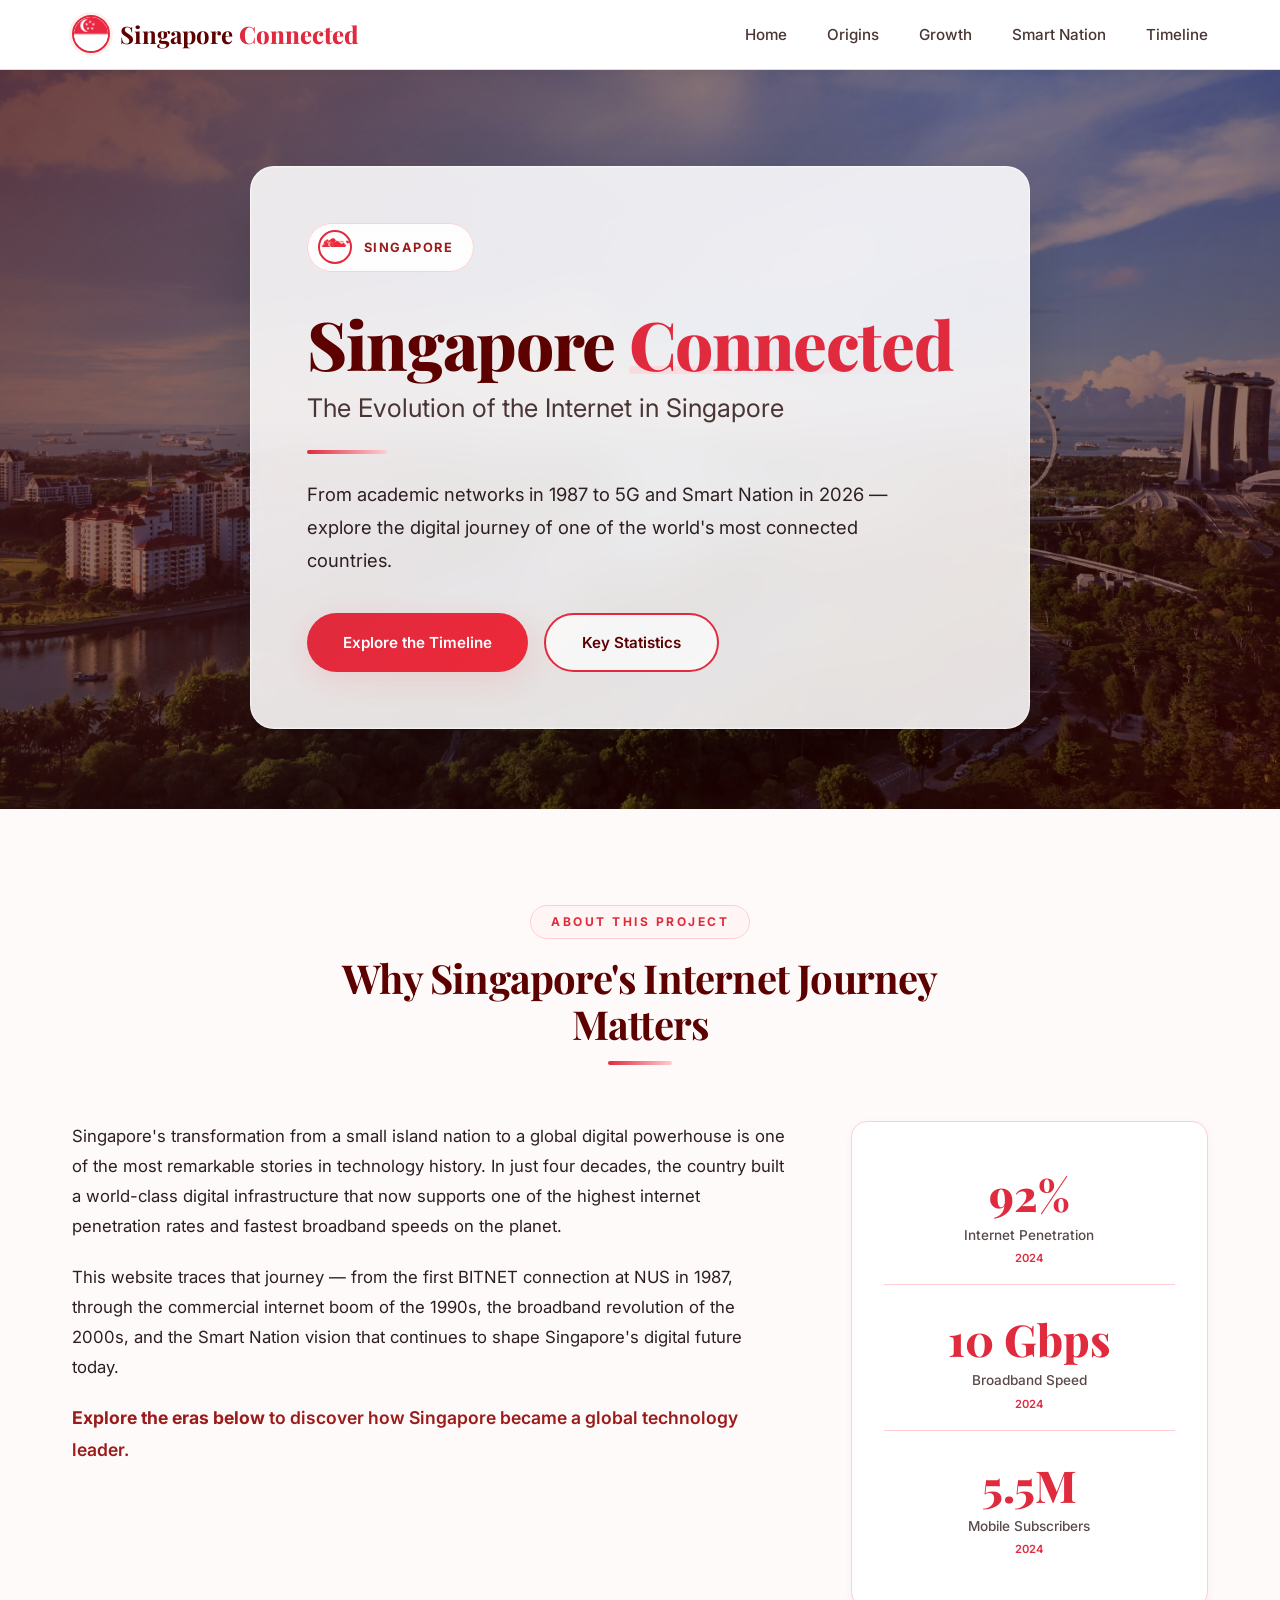
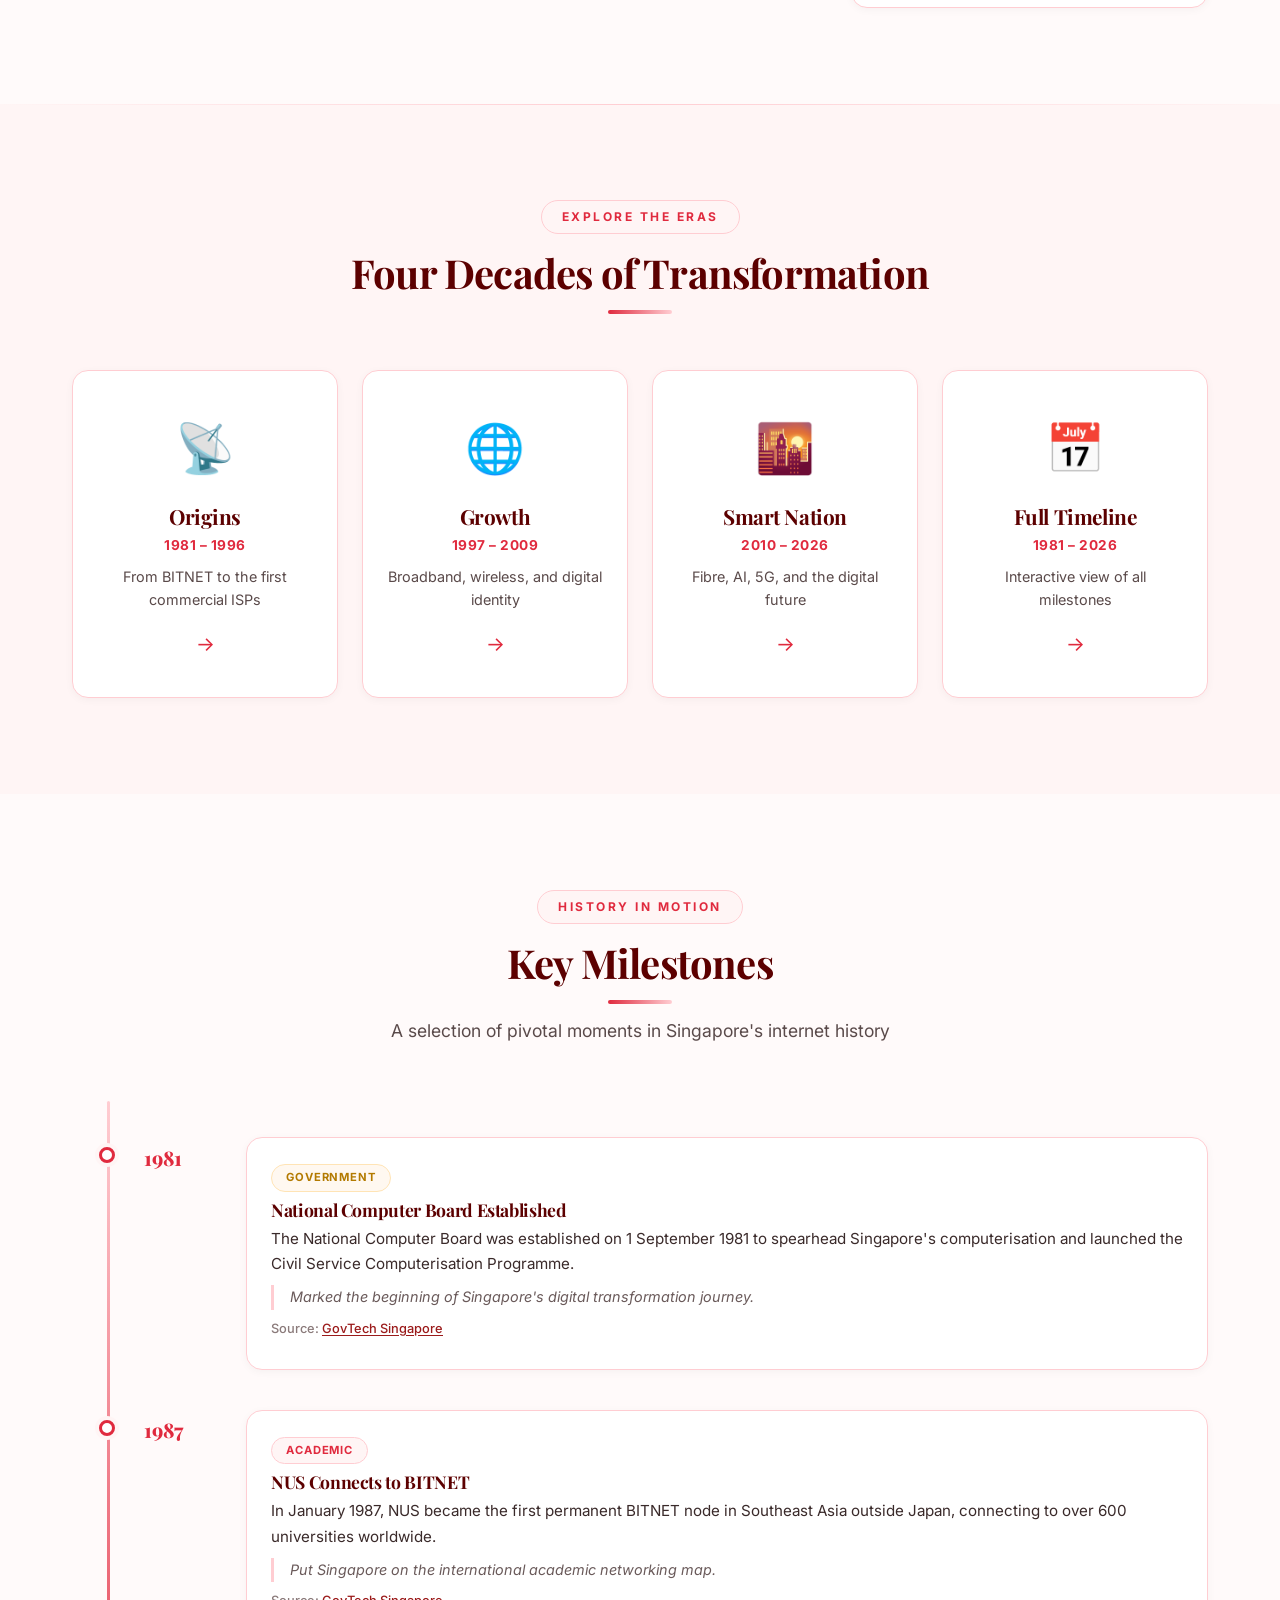
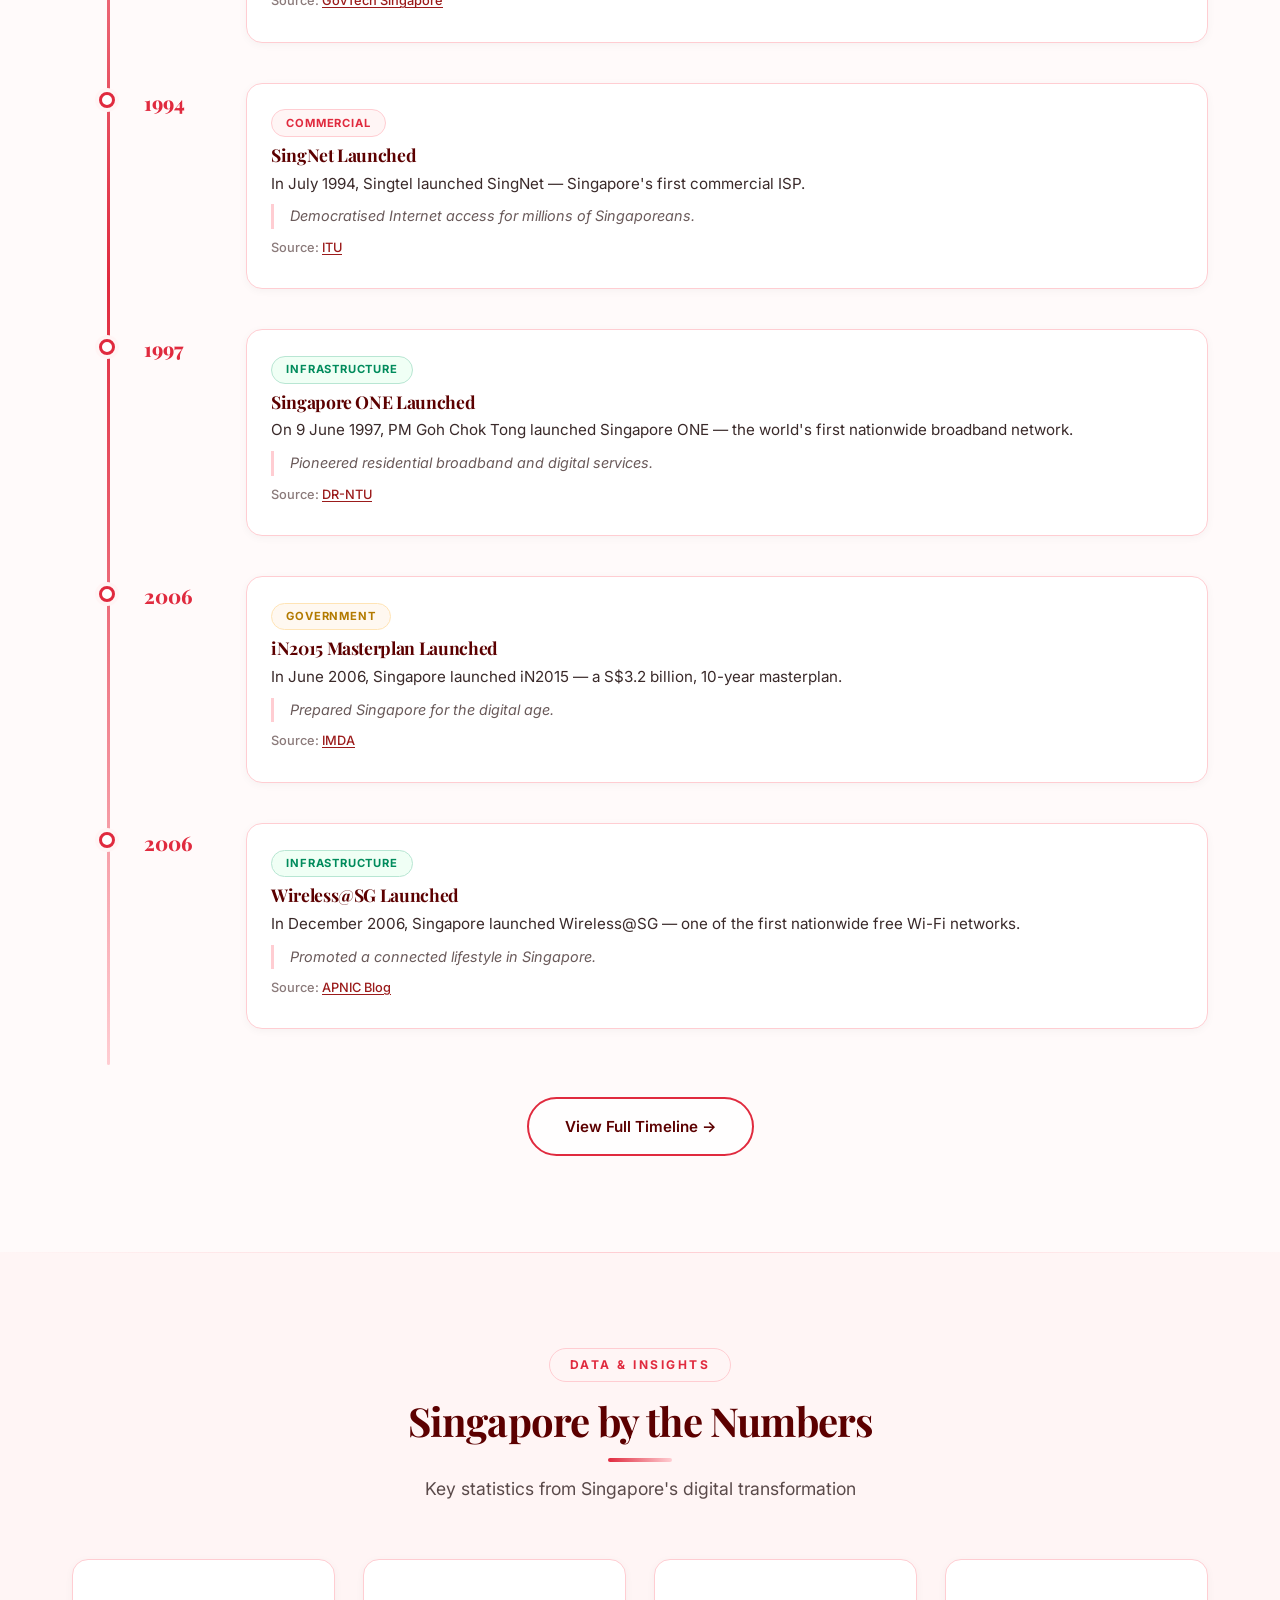
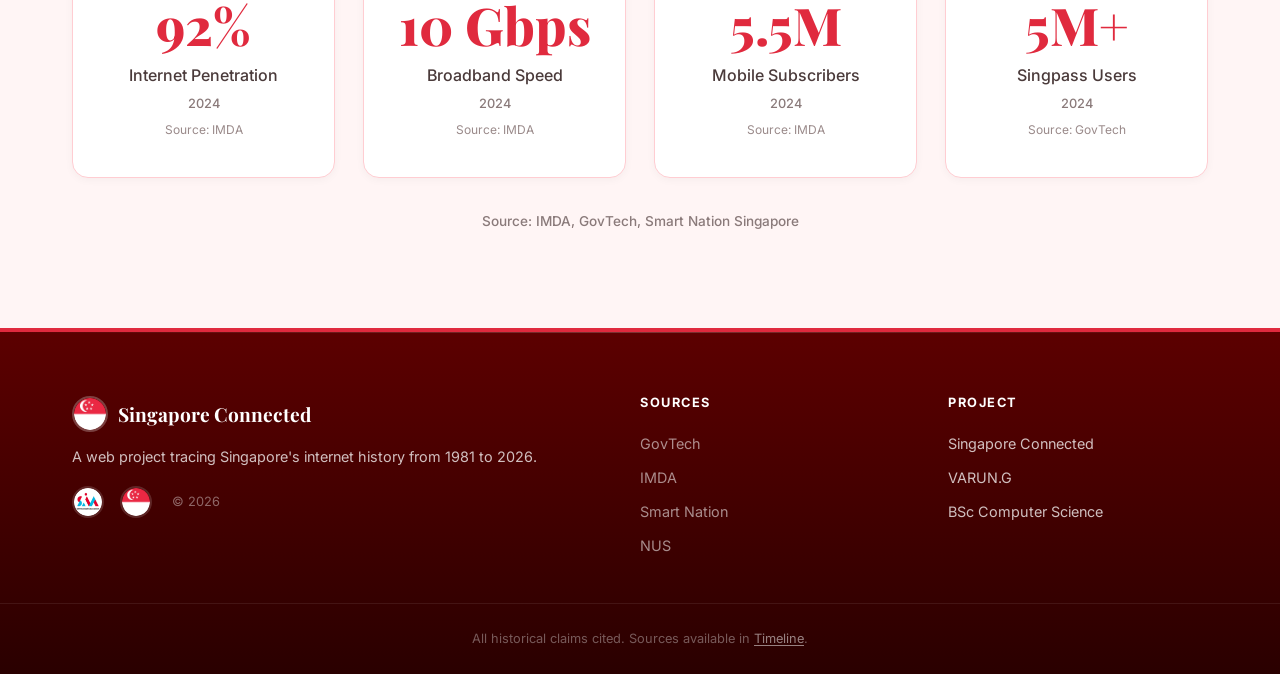
<file: index.html>
<!DOCTYPE html>
<html lang="en">
<head>
    <meta charset="UTF-8" />
    <meta name="viewport" content="width=device-width, initial-scale=1.0" />
    <meta name="description" content="Singapore Connected — Evolution of the Internet — Singapore Connected. Trace Singapore's internet history from 1981 to 2026." />
    <meta name="theme-color" content="#ED2939" />
    <meta property="og:title" content="Singapore Connected — Evolution of the Internet — Singapore Connected" />
    <meta property="og:description" content="Trace Singapore's digital journey from BITNET in 1987 to Smart Nation 2.0 in 2026." />
    <meta property="og:type" content="website" />
    <meta property="og:image" content="images/hero-home.jpg" />
    <title>Singapore Connected — Evolution of the Internet — Singapore Connected</title>
    <link rel="icon" type="image/x-icon" href="favicon.ico" />
    <link rel="shortcut icon" type="image/x-icon" href="favicon.ico" />
    <link rel="apple-touch-icon" href="images/icon.png" />
    <link rel="preconnect" href="https://fonts.googleapis.com" />
    <link rel="preconnect" href="https://fonts.gstatic.com" crossorigin />
    <link href="https://fonts.googleapis.com/css2?family=Playfair+Display:ital,wght@0,400;0,600;0,700;0,800;1,400&family=Inter:wght@300;400;500;600;700;800&display=swap" rel="stylesheet" />
    <link rel="stylesheet" href="css/style.css" />
</head>
<body>
    <a href="#mainContent" class="skip-link">Skip to main content</a>
    <div class="mobile-overlay" id="mobileOverlay" aria-hidden="true"></div>

    <header class="site-header" role="banner" aria-label="Site header">
        <div class="container header-inner">
            <div class="logo">
                <a href="index.html" aria-label="Singapore Connected home">
                    <img src="images/icon.png" alt="Singapore Flag Logo" class="logo-img" loading="eager" decoding="async" />
                    <span class="logo-text">Singapore <span class="logo-highlight">Connected</span></span>
                </a>
            </div>
            <nav class="nav-desktop" aria-label="Main navigation">
                <ul>
                    <li><a href="index.html" class="active" aria-current="page">Home</a></li>
                    <li><a href="origins.html">Origins</a></li>
                    <li><a href="growth.html">Growth</a></li>
                    <li><a href="smart-nation.html">Smart Nation</a></li>
                    <li><a href="timeline.html">Timeline</a></li>
                </ul>
            </nav>
            <button class="hamburger" id="hamburgerBtn" aria-expanded="false" aria-controls="mobileNav" aria-label="Toggle navigation menu">
                <span class="hamburger-line"></span>
                <span class="hamburger-line"></span>
                <span class="hamburger-line"></span>
            </button>
        </div>
        <nav class="nav-mobile" id="mobileNav" aria-label="Mobile navigation" hidden>
            <ul>
                <li><a href="index.html" class="active" aria-current="page">Home</a></li>
                <li><a href="origins.html">Origins</a></li>
                <li><a href="growth.html">Growth</a></li>
                <li><a href="smart-nation.html">Smart Nation</a></li>
                <li><a href="timeline.html">Timeline</a></li>
            </ul>
        </nav>
    </header>

    <main id="mainContent">
        <section class="hero hero-home" aria-labelledby="heroTitle">
            <div class="container hero-content scroll-animate">
                <div class="hero-badge">
                    <img src="images/Singapore-Map-Flag.png" alt="Singapore Flag" class="hero-badge-img" loading="eager" decoding="async" />
                    <span class="hero-badge-text">Singapore</span>
                </div>
                <p class="hero-eyebrow"></p>
                <h1 id="heroTitle">Singapore <span class="hero-highlight">Connected</span></h1>
                <p class="hero-subtitle">The Evolution of the Internet in Singapore</p>
                <div class="hero-divider"></div>
                <p class="hero-description">From academic networks in 1987 to 5G and Smart Nation in 2026 — explore the digital journey of one of the world's most connected countries.</p>
                <div class="hero-actions">
                    <a href="#timeline" class="btn btn-primary">Explore the Timeline</a>
                    <a href="#stats" class="btn btn-secondary">Key Statistics</a>
                </div>
            </div>
        </section>

        <!-- Introduction -->
        <section class="section introduction scroll-animate" aria-labelledby="introTitle">
            <div class="container">
                <div class="section-header">
                    <span class="section-tag">About This Project</span>
                    <h2 id="introTitle">Why Singapore's Internet Journey Matters</h2>
                    <div class="section-divider"></div>
                </div>
                <div class="intro-grid">
                    <div class="intro-text">
                        <p>Singapore's transformation from a small island nation to a global digital powerhouse is one of the most remarkable stories in technology history. In just four decades, the country built a world-class digital infrastructure that now supports one of the highest internet penetration rates and fastest broadband speeds on the planet.</p>
                        <p>This website traces that journey — from the first BITNET connection at NUS in 1987, through the commercial internet boom of the 1990s, the broadband revolution of the 2000s, and the Smart Nation vision that continues to shape Singapore's digital future today.</p>
                        <p class="intro-cta"><strong>Explore the eras below</strong> to discover how Singapore became a global technology leader.</p>
                    </div>
                    <div class="intro-stats-preview">
                        <div class="stat-mini">
                            <span class="stat-mini-number">92%</span>
                            <span class="stat-mini-label">Internet Penetration <span class="stat-mini-year">2024</span></span>
                        </div>
                        <div class="stat-mini">
                            <span class="stat-mini-number">10 Gbps</span>
                            <span class="stat-mini-label">Broadband Speed <span class="stat-mini-year">2024</span></span>
                        </div>
                        <div class="stat-mini">
                            <span class="stat-mini-number">5.5M</span>
                            <span class="stat-mini-label">Mobile Subscribers <span class="stat-mini-year">2024</span></span>
                        </div>
                    </div>
                </div>
            </div>
        </section>

        <!-- Nav Cards -->
        <section class="section section-alt nav-cards-section scroll-animate" aria-labelledby="navCardsTitle">
            <div class="container">
                <div class="section-header">
                    <span class="section-tag">Explore the Eras</span>
                    <h2 id="navCardsTitle">Four Decades of Transformation</h2>
                    <div class="section-divider"></div>
                </div>
                <div class="nav-cards">
                    <a href="origins.html" class="nav-card scroll-animate delay-1">
                        <div class="nav-card-icon">&#128225;</div>
                        <h3>Origins</h3>
                        <p class="nav-card-period">1981 – 1996</p>
                        <p class="nav-card-desc">From BITNET to the first commercial ISPs</p>
                        <span class="nav-card-arrow">&rarr;</span>
                    </a>
                    <a href="growth.html" class="nav-card scroll-animate delay-2">
                        <div class="nav-card-icon">&#127760;</div>
                        <h3>Growth</h3>
                        <p class="nav-card-period">1997 – 2009</p>
                        <p class="nav-card-desc">Broadband, wireless, and digital identity</p>
                        <span class="nav-card-arrow">&rarr;</span>
                    </a>
                    <a href="smart-nation.html" class="nav-card scroll-animate delay-3">
                        <div class="nav-card-icon">&#127751;</div>
                        <h3>Smart Nation</h3>
                        <p class="nav-card-period">2010 – 2026</p>
                        <p class="nav-card-desc">Fibre, AI, 5G, and the digital future</p>
                        <span class="nav-card-arrow">&rarr;</span>
                    </a>
                    <a href="timeline.html" class="nav-card scroll-animate delay-4">
                        <div class="nav-card-icon">&#128197;</div>
                        <h3>Full Timeline</h3>
                        <p class="nav-card-period">1981 – 2026</p>
                        <p class="nav-card-desc">Interactive view of all milestones</p>
                        <span class="nav-card-arrow">&rarr;</span>
                    </a>
                </div>
            </div>
        </section>

        <!-- Timeline Preview -->
        <section class="section scroll-animate" id="timeline" aria-labelledby="timelineTitle">
            <div class="container">
                <div class="section-header">
                    <span class="section-tag">History in Motion</span>
                    <h2 id="timelineTitle">Key Milestones</h2>
                    <div class="section-divider"></div>
                    <p class="section-subtitle">A selection of pivotal moments in Singapore's internet history</p>
                </div>
                <div id="timelinePreview" class="timeline-container">
                    <p class="loading-message">Loading timeline...</p>
                </div>
                <div class="text-center" style="margin-top: 2rem;">
                    <a href="timeline.html" class="btn btn-secondary">View Full Timeline &rarr;</a>
                </div>
            </div>
        </section>

        <!-- Statistics -->
        <section class="section stats-section scroll-animate" id="stats" aria-labelledby="statsTitle">
            <div class="container">
                <div class="section-header">
                    <span class="section-tag">Data &amp; Insights</span>
                    <h2 id="statsTitle">Singapore by the Numbers</h2>
                    <div class="section-divider"></div>
                    <p class="section-subtitle">Key statistics from Singapore's digital transformation</p>
                </div>
                <div id="statsContainer" class="stats-grid">
                    <p class="loading-message">Loading statistics...</p>
                </div>
                <p class="stats-source">Source: IMDA, GovTech, Smart Nation Singapore</p>
            </div>
        </section>

    </main>

    <footer class="site-footer" role="contentinfo">
        <div class="container footer-inner">
            <div class="footer-col">
                <div class="footer-logo">
                    <img src="images/icon.png" alt="Singapore Flag" class="footer-logo-img" loading="lazy" decoding="async" />
                    <span>Singapore Connected</span>
                </div>
                <p>A web project tracing Singapore's internet history from 1981 to 2026.</p>
                <div class="footer-icons">
                    <img src="images/icon-1.png" alt="SIM Logo" class="footer-icon" loading="lazy" decoding="async" />
                    <img src="images/icon.png" alt="Singapore Flag" class="footer-icon" loading="lazy" decoding="async" />
                    <span>&copy; 2026</span>
                </div>
            </div>
            <div class="footer-col">
                <h3>Sources</h3>
                <ul>
                    <li><a href="https://www.tech.gov.sg" target="_blank" rel="noopener">GovTech</a></li>
                    <li><a href="https://www.imda.gov.sg" target="_blank" rel="noopener">IMDA</a></li>
                    <li><a href="https://www.smartnation.gov.sg" target="_blank" rel="noopener">Smart Nation</a></li>
                    <li><a href="https://www.nus.edu.sg" target="_blank" rel="noopener">NUS</a></li>
                </ul>
            </div>
            <div class="footer-col">
                <h3>Project</h3>
                <ul>
                    <li>Singapore Connected</li>
                    <li>VARUN.G</li>
                    <li>BSc Computer Science</li>
                </ul>
            </div>
        </div>
        <div class="footer-bottom">
            <div class="container">
                <p>All historical claims cited. Sources available in <a href="timeline.html">Timeline</a>.</p>
            </div>
        </div>
    </footer>

    <button class="back-to-top" id="backToTop" aria-label="Back to top">&uarr;</button>

    <script src="js/validator.js"></script>
    <script src="js/renderer.js"></script>
    <script src="js/router.js"></script>
    <script src="js/app.js?v=6"></script>
</body>
</html>
</file>
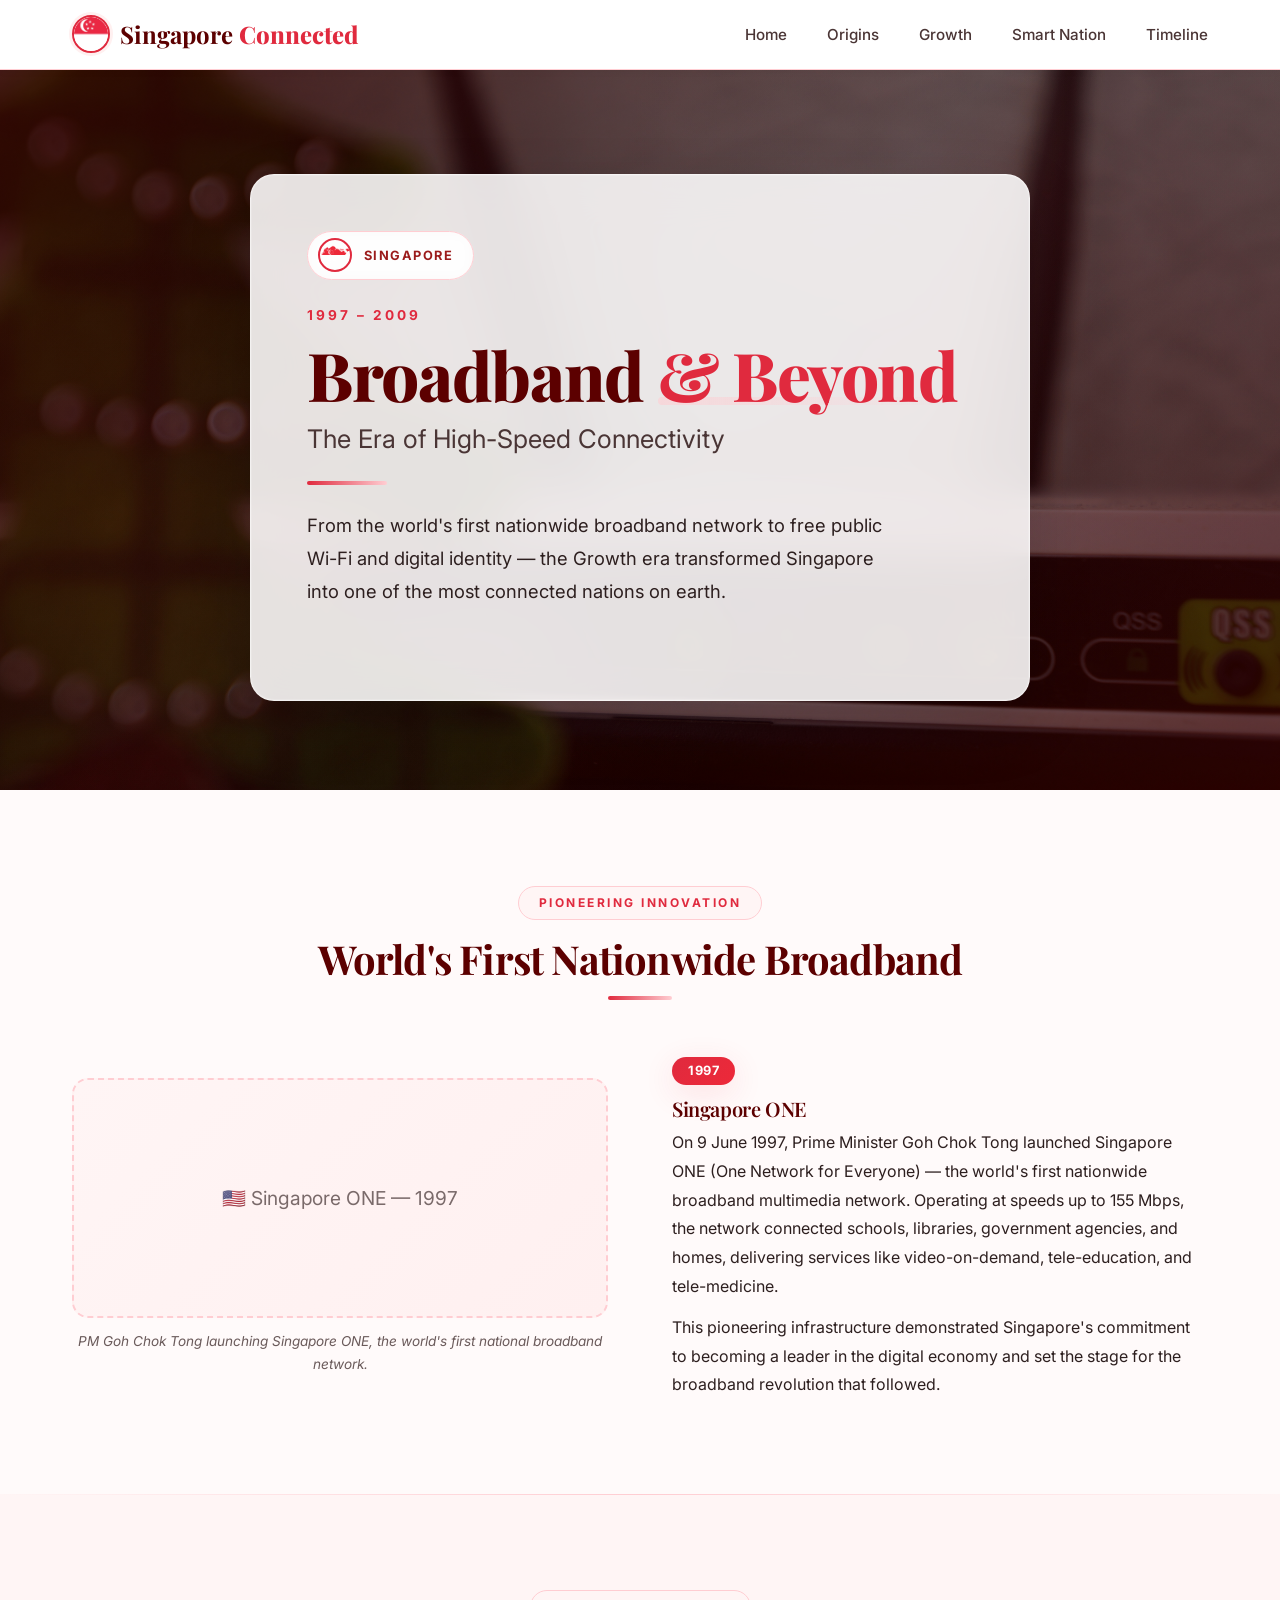
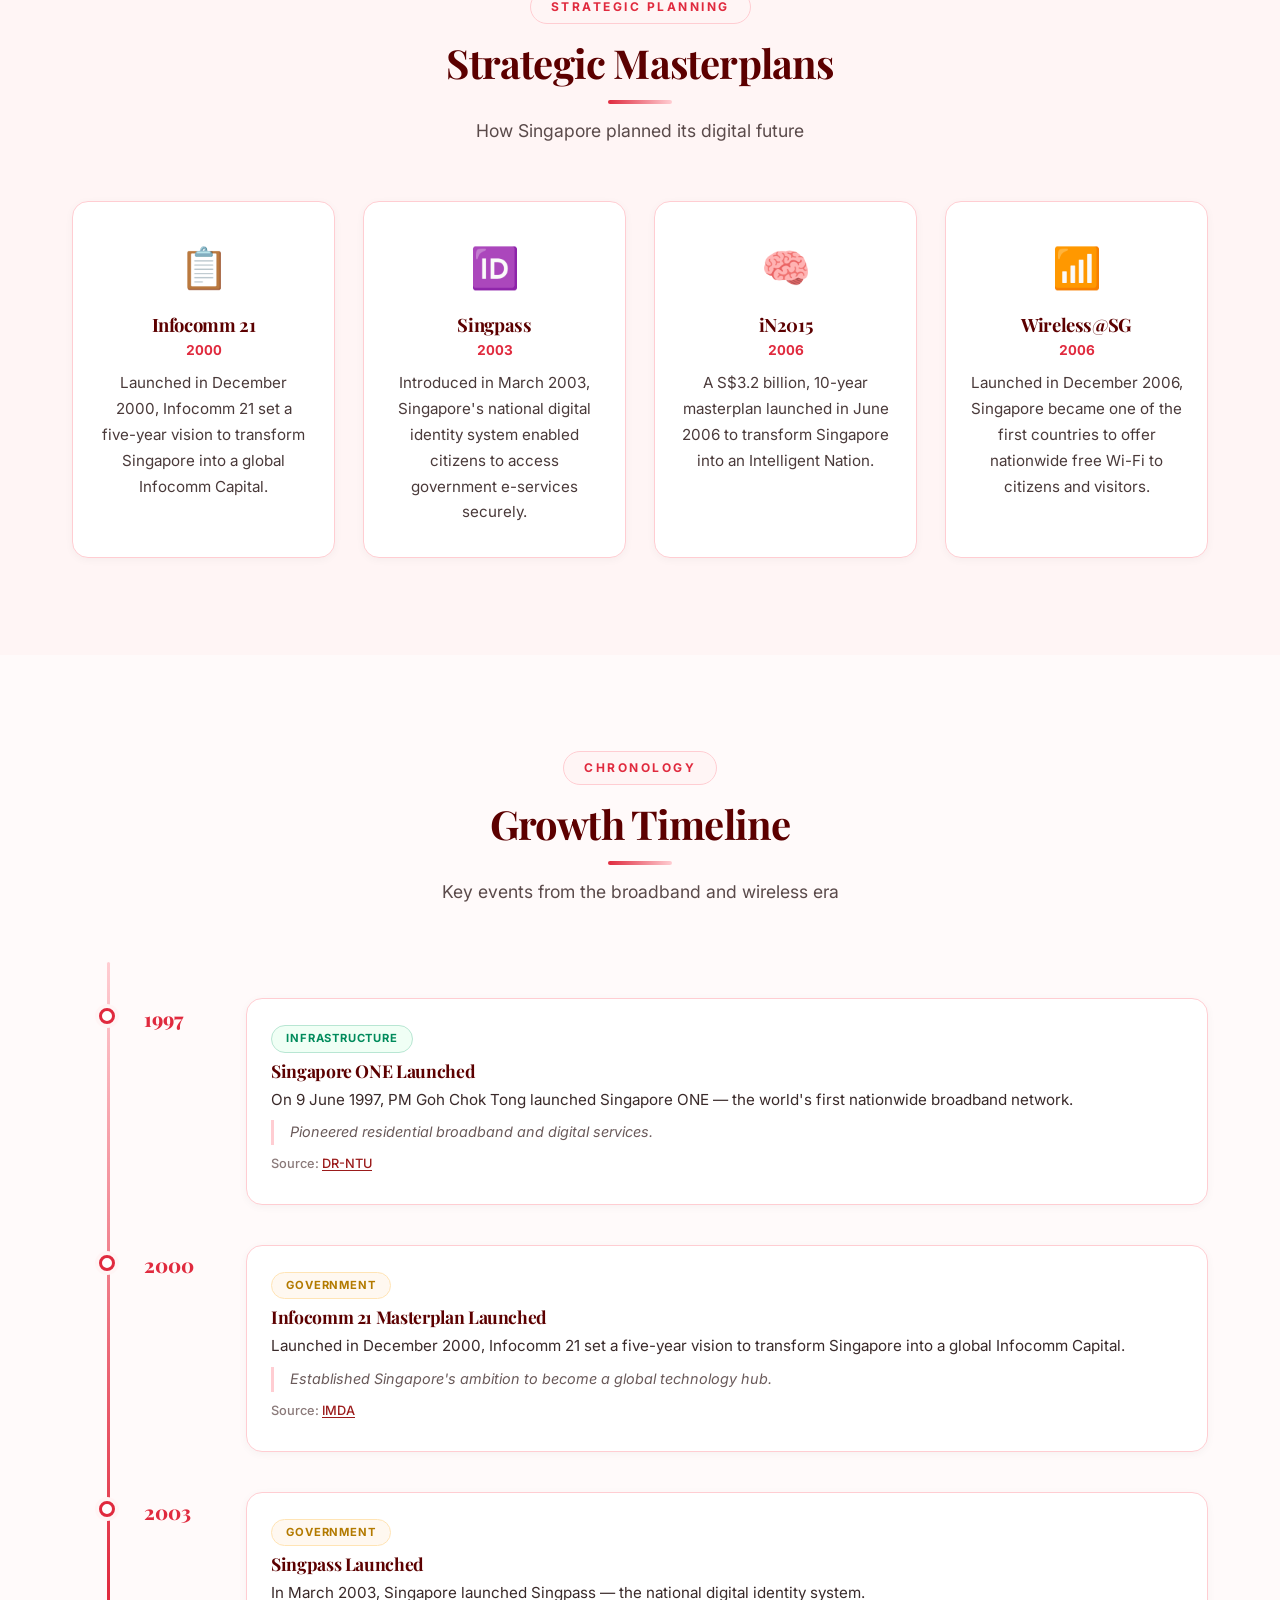
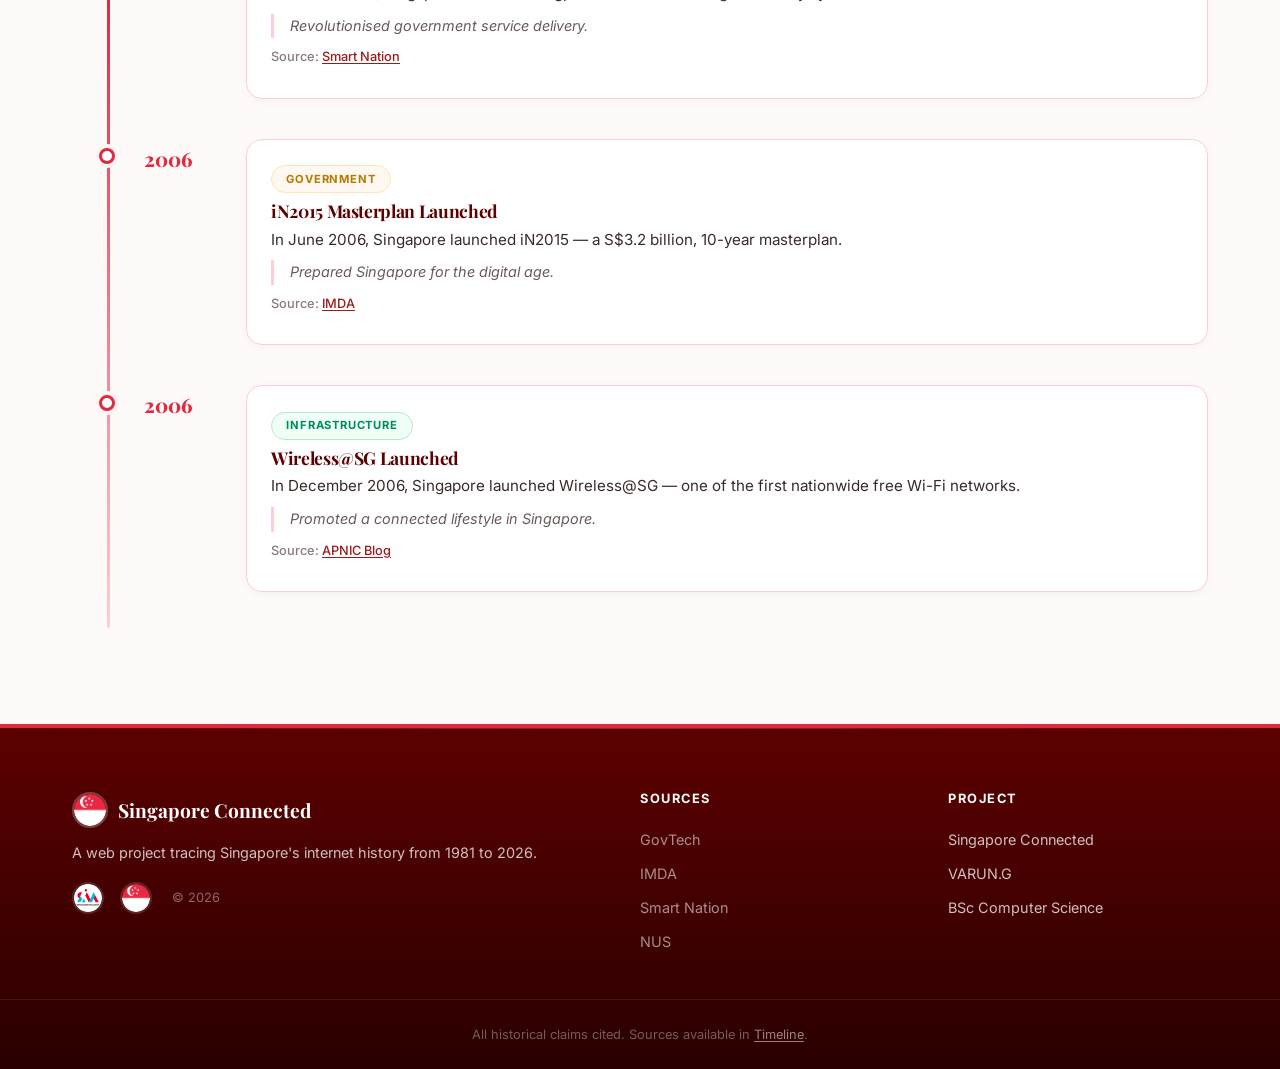
<file: growth.html>
<!DOCTYPE html>
<html lang="en">
<head>
    <meta charset="UTF-8" />
    <meta name="viewport" content="width=device-width, initial-scale=1.0" />
    <meta name="description" content="Growth — Broadband & Beyond — Singapore Connected. Trace Singapore's internet history from 1981 to 2026." />
    <meta name="theme-color" content="#ED2939" />
    <meta property="og:title" content="Growth — Broadband & Beyond — Singapore Connected" />
    <meta property="og:description" content="Trace Singapore's digital journey from BITNET in 1987 to Smart Nation 2.0 in 2026." />
    <meta property="og:type" content="website" />
    <meta property="og:image" content="images/hero-growth.jpg" />
    <title>Growth — Broadband & Beyond — Singapore Connected</title>
    <link rel="icon" type="image/x-icon" href="favicon.ico" />
    <link rel="shortcut icon" type="image/x-icon" href="favicon.ico" />
    <link rel="apple-touch-icon" href="images/icon.png" />
    <link rel="preconnect" href="https://fonts.googleapis.com" />
    <link rel="preconnect" href="https://fonts.gstatic.com" crossorigin />
    <link href="https://fonts.googleapis.com/css2?family=Playfair+Display:ital,wght@0,400;0,600;0,700;0,800;1,400&family=Inter:wght@300;400;500;600;700;800&display=swap" rel="stylesheet" />
    <link rel="stylesheet" href="css/style.css" />
</head>
<body>
    <a href="#mainContent" class="skip-link">Skip to main content</a>
    <div class="mobile-overlay" id="mobileOverlay" aria-hidden="true"></div>

    <header class="site-header" role="banner" aria-label="Site header">
        <div class="container header-inner">
            <div class="logo">
                <a href="index.html" aria-label="Singapore Connected home">
                    <img src="images/icon.png" alt="Singapore Flag Logo" class="logo-img" loading="eager" decoding="async" />
                    <span class="logo-text">Singapore <span class="logo-highlight">Connected</span></span>
                </a>
            </div>
            <nav class="nav-desktop" aria-label="Main navigation">
                <ul>
                    <li><a href="index.html">Home</a></li>
                    <li><a href="origins.html">Origins</a></li>
                    <li><a href="growth.html" class="active" aria-current="page">Growth</a></li>
                    <li><a href="smart-nation.html">Smart Nation</a></li>
                    <li><a href="timeline.html">Timeline</a></li>
                </ul>
            </nav>
            <button class="hamburger" id="hamburgerBtn" aria-expanded="false" aria-controls="mobileNav" aria-label="Toggle navigation menu">
                <span class="hamburger-line"></span>
                <span class="hamburger-line"></span>
                <span class="hamburger-line"></span>
            </button>
        </div>
        <nav class="nav-mobile" id="mobileNav" aria-label="Mobile navigation" hidden>
            <ul>
                <li><a href="index.html">Home</a></li>
                <li><a href="origins.html">Origins</a></li>
                <li><a href="growth.html" class="active" aria-current="page">Growth</a></li>
                <li><a href="smart-nation.html">Smart Nation</a></li>
                <li><a href="timeline.html">Timeline</a></li>
            </ul>
        </nav>
    </header>

    <main id="mainContent">
        <section class="hero hero-growth" aria-labelledby="heroTitle">
            <div class="container hero-content scroll-animate">
                <div class="hero-badge">
                    <img src="images/Singapore-Map-Flag.png" alt="Singapore Flag" class="hero-badge-img" loading="eager" decoding="async" />
                    <span class="hero-badge-text">Singapore</span>
                </div>
                <p class="hero-eyebrow">1997 – 2009</p>
                <h1 id="heroTitle">Broadband <span class="hero-highlight">&amp; Beyond</span></h1>
                <p class="hero-subtitle">The Era of High-Speed Connectivity</p>
                <div class="hero-divider"></div>
                <p class="hero-description">From the world's first nationwide broadband network to free public Wi-Fi and digital identity — the Growth era transformed Singapore into one of the most connected nations on earth.</p>
                
            </div>
        </section>

        <!-- Singapore ONE -->
        <section class="section scroll-animate" aria-labelledby="oneTitle">
            <div class="container">
                <div class="section-header">
                    <span class="section-tag">Pioneering Innovation</span>
                    <h2 id="oneTitle">World's First Nationwide Broadband</h2>
                    <div class="section-divider"></div>
                </div>
                <div class="narrative-grid reverse">
                    <div class="narrative-text">
                        <div class="narrative-item scroll-animate delay-1">
                            <span class="narrative-year">1997</span>
                            <h3>Singapore ONE</h3>
                            <p>On 9 June 1997, Prime Minister Goh Chok Tong launched Singapore ONE (One Network for Everyone) — the world's first nationwide broadband multimedia network. Operating at speeds up to 155 Mbps, the network connected schools, libraries, government agencies, and homes, delivering services like video-on-demand, tele-education, and tele-medicine.</p>
                            <p>This pioneering infrastructure demonstrated Singapore's commitment to becoming a leader in the digital economy and set the stage for the broadband revolution that followed.</p>
                        </div>
                    </div>
                    <div class="narrative-image scroll-animate delay-2">
                        <div class="image-placeholder" role="img" aria-label="Singapore ONE launch">
                            <span>&#127482;&#127480; Singapore ONE — 1997</span>
                        </div>
                        <p class="image-caption">PM Goh Chok Tong launching Singapore ONE, the world's first national broadband network.</p>
                    </div>
                </div>
            </div>
        </section>

        <!-- Strategic Masterplans -->
        <section class="section section-alt scroll-animate" aria-labelledby="masterplansTitle">
            <div class="container">
                <div class="section-header">
                    <span class="section-tag">Strategic Planning</span>
                    <h2 id="masterplansTitle">Strategic Masterplans</h2>
                    <div class="section-divider"></div>
                    <p class="section-subtitle">How Singapore planned its digital future</p>
                </div>
                <div class="card-grid">
                    <div class="card scroll-animate delay-1">
                        <div class="card-icon">&#128203;</div>
                        <h3>Infocomm 21</h3>
                        <p class="card-year">2000</p>
                        <p>Launched in December 2000, Infocomm 21 set a five-year vision to transform Singapore into a global Infocomm Capital.</p>
                    </div>
                    <div class="card scroll-animate delay-2">
                        <div class="card-icon">&#127380;</div>
                        <h3>Singpass</h3>
                        <p class="card-year">2003</p>
                        <p>Introduced in March 2003, Singapore's national digital identity system enabled citizens to access government e-services securely.</p>
                    </div>
                    <div class="card scroll-animate delay-3">
                        <div class="card-icon">&#129504;</div>
                        <h3>iN2015</h3>
                        <p class="card-year">2006</p>
                        <p>A S$3.2 billion, 10-year masterplan launched in June 2006 to transform Singapore into an Intelligent Nation.</p>
                    </div>
                    <div class="card scroll-animate delay-4">
                        <div class="card-icon">&#128246;</div>
                        <h3>Wireless@SG</h3>
                        <p class="card-year">2006</p>
                        <p>Launched in December 2006, Singapore became one of the first countries to offer nationwide free Wi-Fi to citizens and visitors.</p>
                    </div>
                </div>
            </div>
        </section>

        <!-- Timeline -->
        <section class="section scroll-animate" id="timeline" aria-labelledby="timelineTitle">
            <div class="container">
                <div class="section-header">
                    <span class="section-tag">Chronology</span>
                    <h2 id="timelineTitle">Growth Timeline</h2>
                    <div class="section-divider"></div>
                    <p class="section-subtitle">Key events from the broadband and wireless era</p>
                </div>
                <div id="timelineContainer" class="timeline-container">
                    <p class="loading-message">Loading timeline...</p>
                </div>
            </div>
        </section>

    </main>

    <footer class="site-footer" role="contentinfo">
        <div class="container footer-inner">
            <div class="footer-col">
                <div class="footer-logo">
                    <img src="images/icon.png" alt="Singapore Flag" class="footer-logo-img" loading="lazy" decoding="async" />
                    <span>Singapore Connected</span>
                </div>
                <p>A web project tracing Singapore's internet history from 1981 to 2026.</p>
                <div class="footer-icons">
                    <img src="images/icon-1.png" alt="SIM Logo" class="footer-icon" loading="lazy" decoding="async" />
                    <img src="images/icon.png" alt="Singapore Flag" class="footer-icon" loading="lazy" decoding="async" />
                    <span>&copy; 2026</span>
                </div>
            </div>
            <div class="footer-col">
                <h3>Sources</h3>
                <ul>
                    <li><a href="https://www.tech.gov.sg" target="_blank" rel="noopener">GovTech</a></li>
                    <li><a href="https://www.imda.gov.sg" target="_blank" rel="noopener">IMDA</a></li>
                    <li><a href="https://www.smartnation.gov.sg" target="_blank" rel="noopener">Smart Nation</a></li>
                    <li><a href="https://www.nus.edu.sg" target="_blank" rel="noopener">NUS</a></li>
                </ul>
            </div>
            <div class="footer-col">
                <h3>Project</h3>
                <ul>
                    <li>Singapore Connected</li>
                    <li>VARUN.G</li>
                    <li>BSc Computer Science</li>
                </ul>
            </div>
        </div>
        <div class="footer-bottom">
            <div class="container">
                <p>All historical claims cited. Sources available in <a href="timeline.html">Timeline</a>.</p>
            </div>
        </div>
    </footer>

    <button class="back-to-top" id="backToTop" aria-label="Back to top">&uarr;</button>

    <script src="js/validator.js"></script>
    <script src="js/renderer.js"></script>
    <script src="js/router.js"></script>
    <script src="js/app.js?v=6"></script>
</body>
</html>
</file>
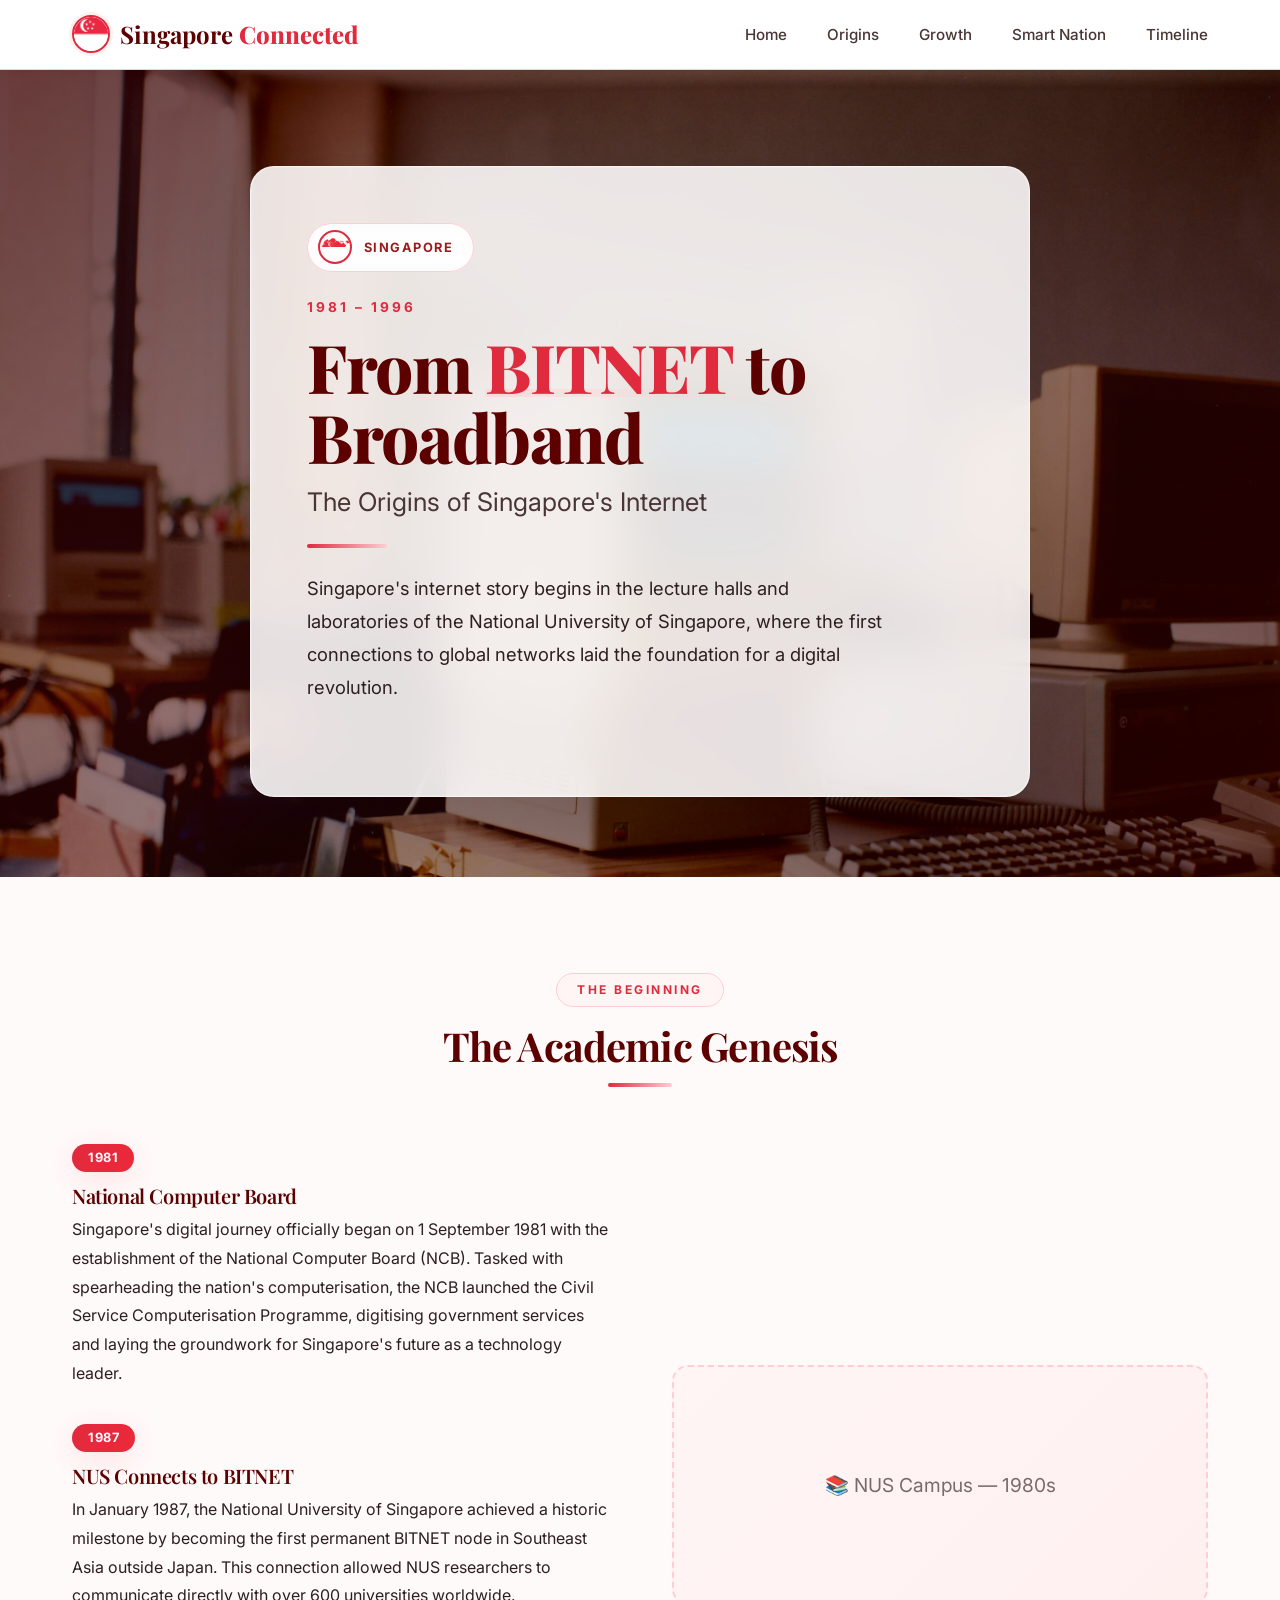
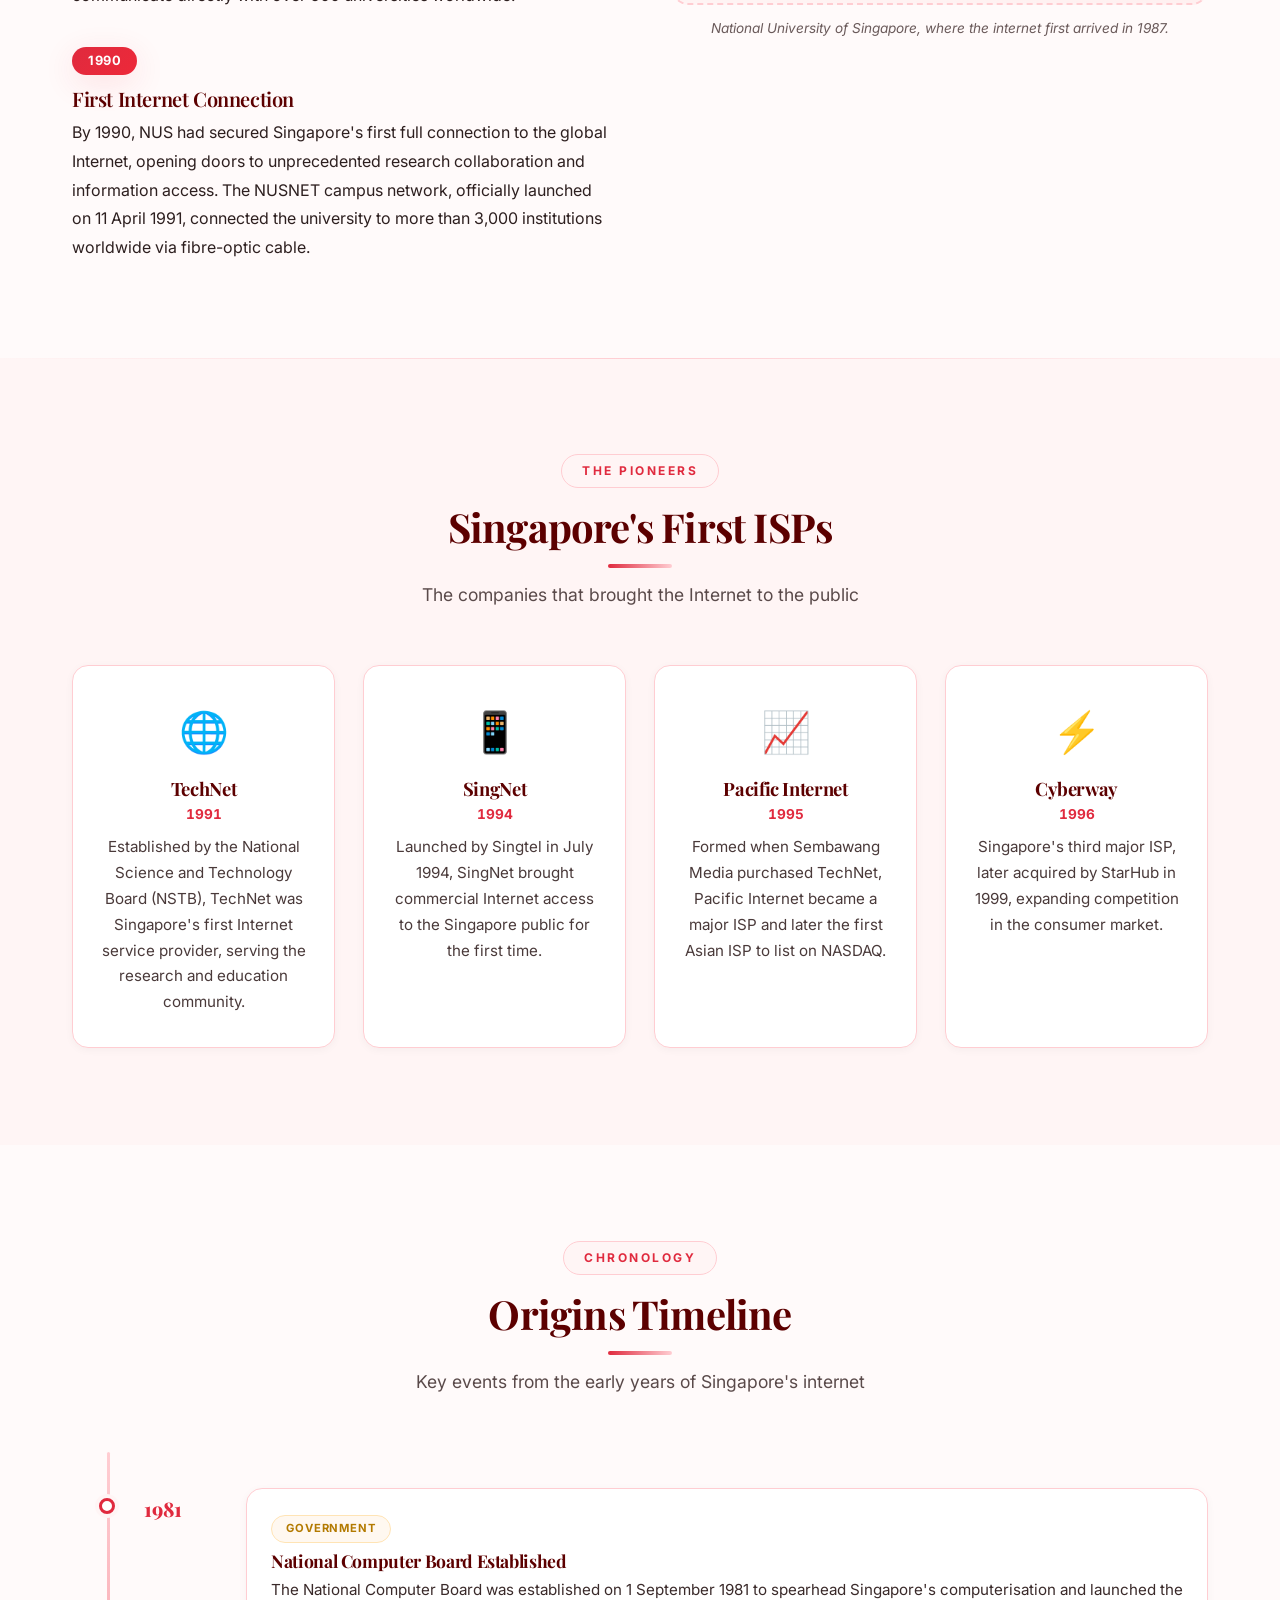
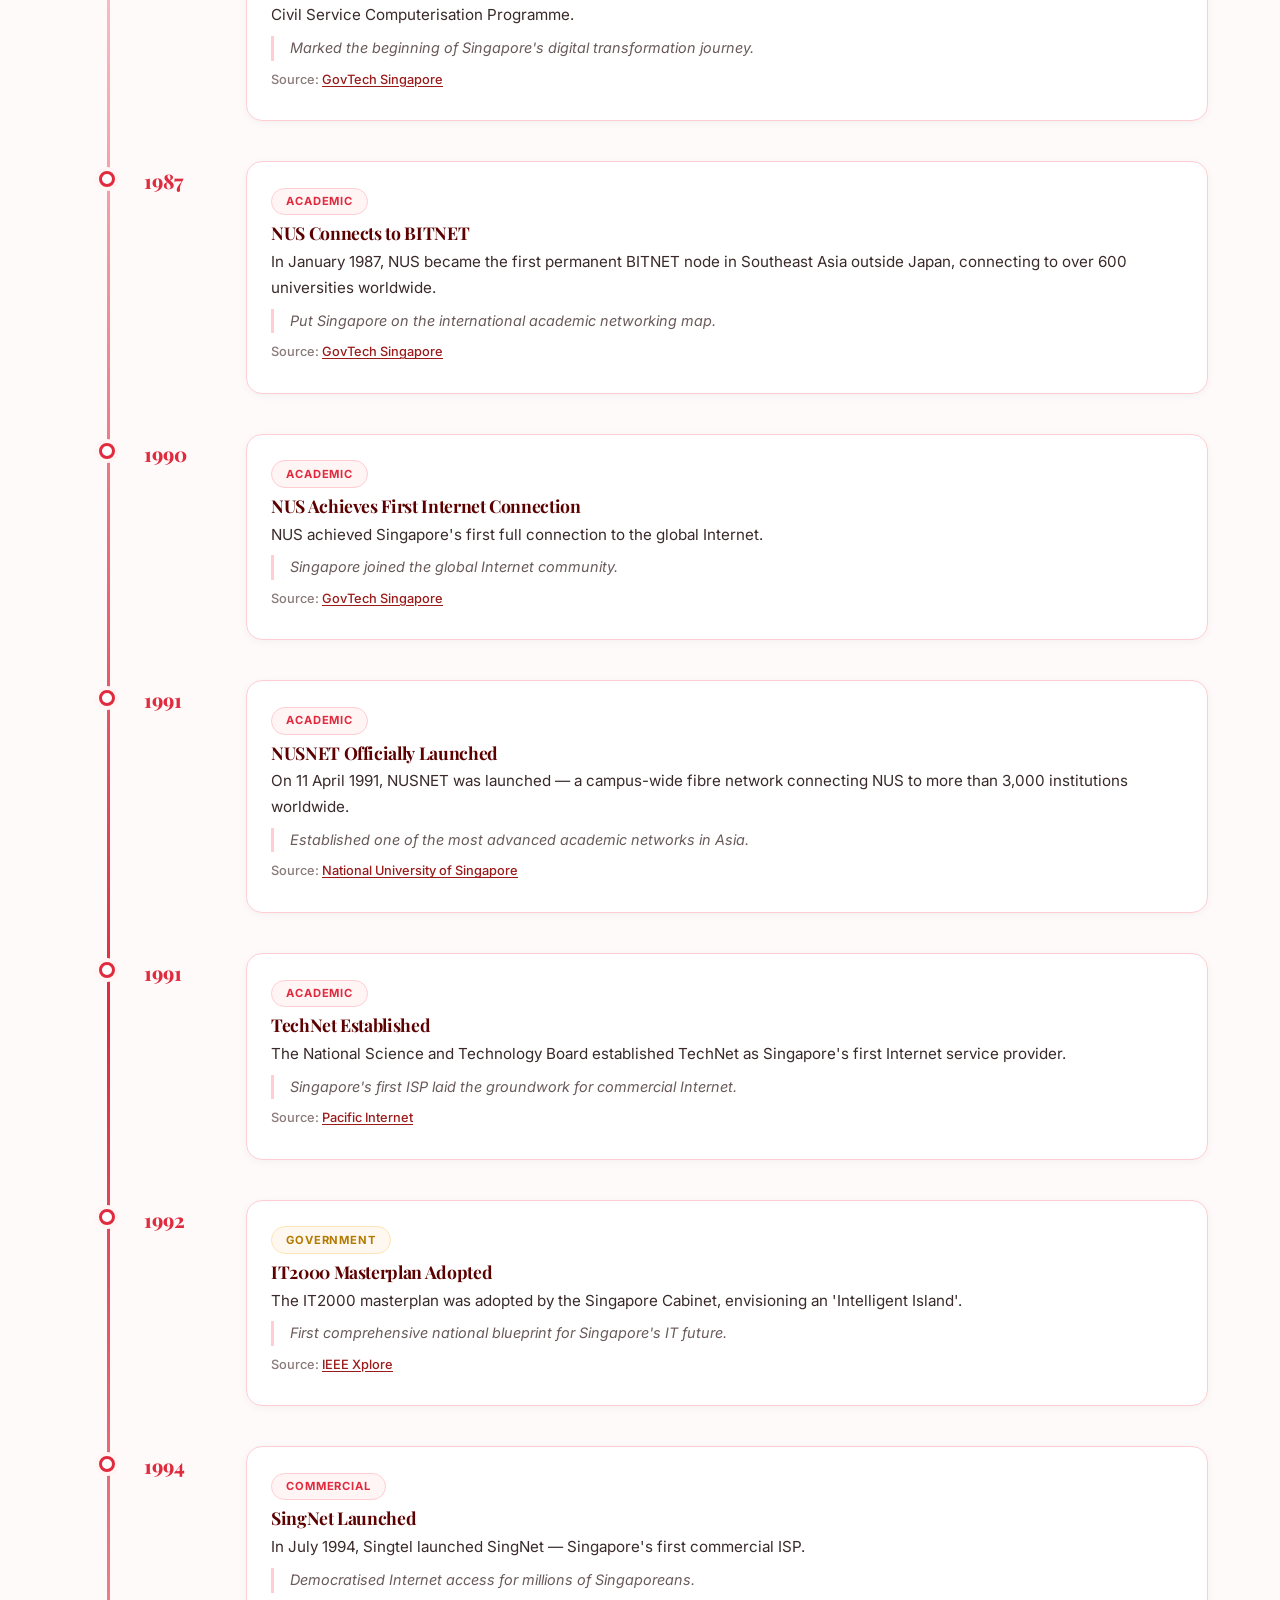
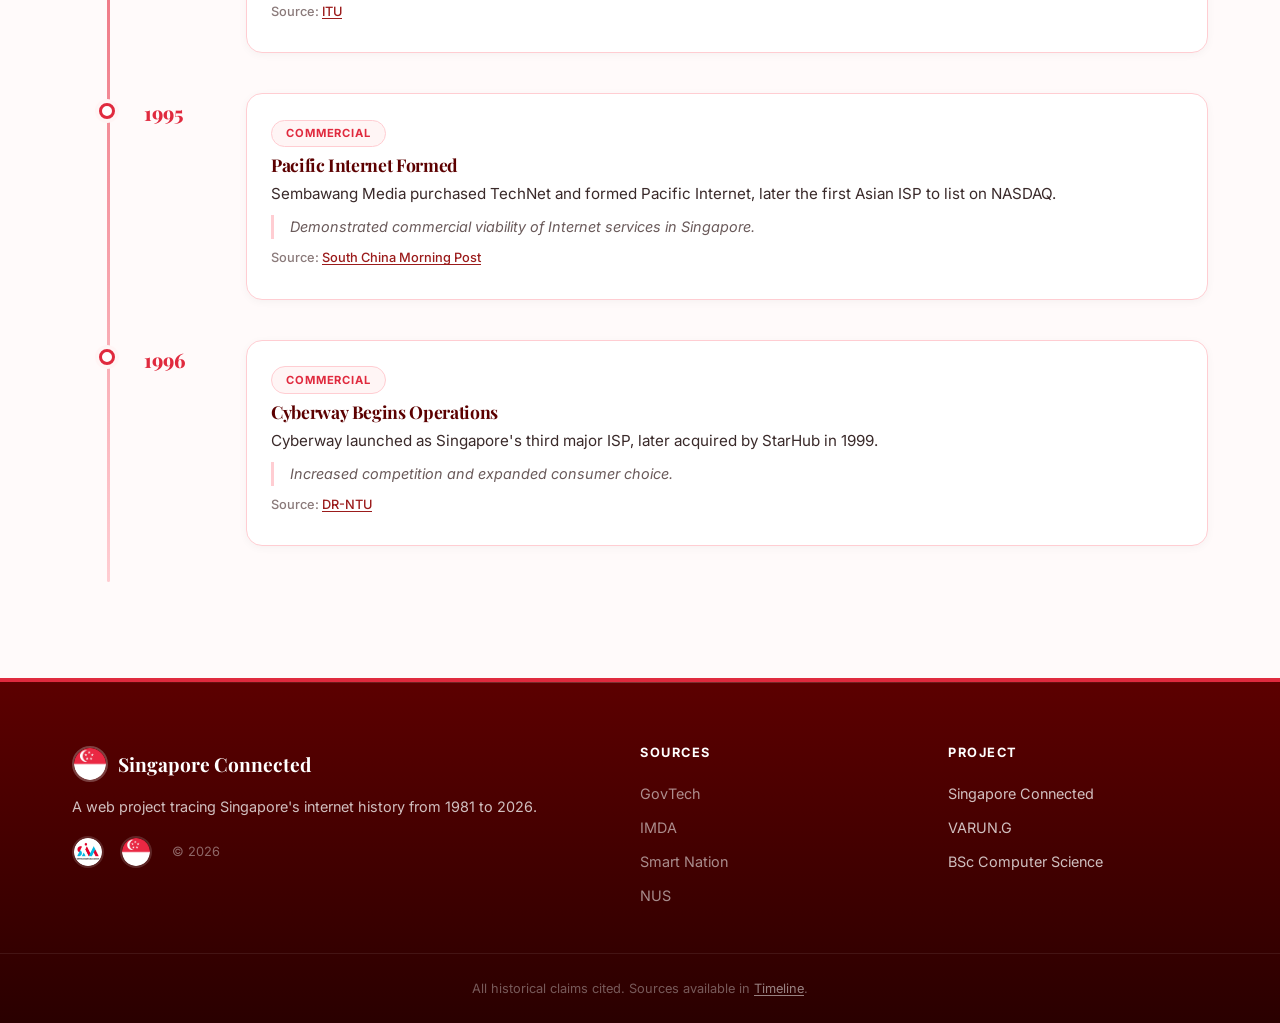
<file: origins.html>
<!DOCTYPE html>
<html lang="en">
<head>
    <meta charset="UTF-8" />
    <meta name="viewport" content="width=device-width, initial-scale=1.0" />
    <meta name="description" content="Origins — From BITNET to Broadband — Singapore Connected. Trace Singapore's internet history from 1981 to 2026." />
    <meta name="theme-color" content="#ED2939" />
    <meta property="og:title" content="Origins — From BITNET to Broadband — Singapore Connected" />
    <meta property="og:description" content="Trace Singapore's digital journey from BITNET in 1987 to Smart Nation 2.0 in 2026." />
    <meta property="og:type" content="website" />
    <meta property="og:image" content="images/hero-origins.jpg" />
    <title>Origins — From BITNET to Broadband — Singapore Connected</title>
    <link rel="icon" type="image/x-icon" href="favicon.ico" />
    <link rel="shortcut icon" type="image/x-icon" href="favicon.ico" />
    <link rel="apple-touch-icon" href="images/icon.png" />
    <link rel="preconnect" href="https://fonts.googleapis.com" />
    <link rel="preconnect" href="https://fonts.gstatic.com" crossorigin />
    <link href="https://fonts.googleapis.com/css2?family=Playfair+Display:ital,wght@0,400;0,600;0,700;0,800;1,400&family=Inter:wght@300;400;500;600;700;800&display=swap" rel="stylesheet" />
    <link rel="stylesheet" href="css/style.css" />
</head>
<body>
    <a href="#mainContent" class="skip-link">Skip to main content</a>
    <div class="mobile-overlay" id="mobileOverlay" aria-hidden="true"></div>

    <header class="site-header" role="banner" aria-label="Site header">
        <div class="container header-inner">
            <div class="logo">
                <a href="index.html" aria-label="Singapore Connected home">
                    <img src="images/icon.png" alt="Singapore Flag Logo" class="logo-img" loading="eager" decoding="async" />
                    <span class="logo-text">Singapore <span class="logo-highlight">Connected</span></span>
                </a>
            </div>
            <nav class="nav-desktop" aria-label="Main navigation">
                <ul>
                    <li><a href="index.html">Home</a></li>
                    <li><a href="origins.html" class="active" aria-current="page">Origins</a></li>
                    <li><a href="growth.html">Growth</a></li>
                    <li><a href="smart-nation.html">Smart Nation</a></li>
                    <li><a href="timeline.html">Timeline</a></li>
                </ul>
            </nav>
            <button class="hamburger" id="hamburgerBtn" aria-expanded="false" aria-controls="mobileNav" aria-label="Toggle navigation menu">
                <span class="hamburger-line"></span>
                <span class="hamburger-line"></span>
                <span class="hamburger-line"></span>
            </button>
        </div>
        <nav class="nav-mobile" id="mobileNav" aria-label="Mobile navigation" hidden>
            <ul>
                <li><a href="index.html">Home</a></li>
                <li><a href="origins.html" class="active" aria-current="page">Origins</a></li>
                <li><a href="growth.html">Growth</a></li>
                <li><a href="smart-nation.html">Smart Nation</a></li>
                <li><a href="timeline.html">Timeline</a></li>
            </ul>
        </nav>
    </header>

    <main id="mainContent">
        <section class="hero hero-origins" aria-labelledby="heroTitle">
            <div class="container hero-content scroll-animate">
                <div class="hero-badge">
                    <img src="images/Singapore-Map-Flag.png" alt="Singapore Flag" class="hero-badge-img" loading="eager" decoding="async" />
                    <span class="hero-badge-text">Singapore</span>
                </div>
                <p class="hero-eyebrow">1981 – 1996</p>
                <h1 id="heroTitle">From <span class="hero-highlight">BITNET</span> to Broadband</h1>
                <p class="hero-subtitle">The Origins of Singapore's Internet</p>
                <div class="hero-divider"></div>
                <p class="hero-description">Singapore's internet story begins in the lecture halls and laboratories of the National University of Singapore, where the first connections to global networks laid the foundation for a digital revolution.</p>
                
            </div>
        </section>

        <!-- Academic Genesis -->
        <section class="section scroll-animate" aria-labelledby="narrativeTitle">
            <div class="container">
                <div class="section-header">
                    <span class="section-tag">The Beginning</span>
                    <h2 id="narrativeTitle">The Academic Genesis</h2>
                    <div class="section-divider"></div>
                </div>
                <div class="narrative-grid">
                    <div class="narrative-text">
                        <div class="narrative-item scroll-animate delay-1">
                            <span class="narrative-year">1981</span>
                            <h3>National Computer Board</h3>
                            <p>Singapore's digital journey officially began on 1 September 1981 with the establishment of the National Computer Board (NCB). Tasked with spearheading the nation's computerisation, the NCB launched the Civil Service Computerisation Programme, digitising government services and laying the groundwork for Singapore's future as a technology leader.</p>
                        </div>
                        <div class="narrative-item scroll-animate delay-2">
                            <span class="narrative-year">1987</span>
                            <h3>NUS Connects to BITNET</h3>
                            <p>In January 1987, the National University of Singapore achieved a historic milestone by becoming the first permanent BITNET node in Southeast Asia outside Japan. This connection allowed NUS researchers to communicate directly with over 600 universities worldwide.</p>
                        </div>
                        <div class="narrative-item scroll-animate delay-3">
                            <span class="narrative-year">1990</span>
                            <h3>First Internet Connection</h3>
                            <p>By 1990, NUS had secured Singapore's first full connection to the global Internet, opening doors to unprecedented research collaboration and information access. The NUSNET campus network, officially launched on 11 April 1991, connected the university to more than 3,000 institutions worldwide via fibre-optic cable.</p>
                        </div>
                    </div>
                    <div class="narrative-image scroll-animate delay-2">
                        <div class="image-placeholder" role="img" aria-label="NUS campus historical image">
                            <span>&#128218; NUS Campus — 1980s</span>
                        </div>
                        <p class="image-caption">National University of Singapore, where the internet first arrived in 1987.</p>
                    </div>
                </div>
            </div>
        </section>

        <!-- First ISPs -->
        <section class="section section-alt scroll-animate" aria-labelledby="ispTitle">
            <div class="container">
                <div class="section-header">
                    <span class="section-tag">The Pioneers</span>
                    <h2 id="ispTitle">Singapore's First ISPs</h2>
                    <div class="section-divider"></div>
                    <p class="section-subtitle">The companies that brought the Internet to the public</p>
                </div>
                <div class="card-grid">
                    <div class="card scroll-animate delay-1">
                        <div class="card-icon">&#127760;</div>
                        <h3>TechNet</h3>
                        <p class="card-year">1991</p>
                        <p>Established by the National Science and Technology Board (NSTB), TechNet was Singapore's first Internet service provider, serving the research and education community.</p>
                    </div>
                    <div class="card scroll-animate delay-2">
                        <div class="card-icon">&#128241;</div>
                        <h3>SingNet</h3>
                        <p class="card-year">1994</p>
                        <p>Launched by Singtel in July 1994, SingNet brought commercial Internet access to the Singapore public for the first time.</p>
                    </div>
                    <div class="card scroll-animate delay-3">
                        <div class="card-icon">&#128200;</div>
                        <h3>Pacific Internet</h3>
                        <p class="card-year">1995</p>
                        <p>Formed when Sembawang Media purchased TechNet, Pacific Internet became a major ISP and later the first Asian ISP to list on NASDAQ.</p>
                    </div>
                    <div class="card scroll-animate delay-4">
                        <div class="card-icon">&#9889;</div>
                        <h3>Cyberway</h3>
                        <p class="card-year">1996</p>
                        <p>Singapore's third major ISP, later acquired by StarHub in 1999, expanding competition in the consumer market.</p>
                    </div>
                </div>
            </div>
        </section>

        <!-- Timeline -->
        <section class="section scroll-animate" id="timeline" aria-labelledby="timelineTitle">
            <div class="container">
                <div class="section-header">
                    <span class="section-tag">Chronology</span>
                    <h2 id="timelineTitle">Origins Timeline</h2>
                    <div class="section-divider"></div>
                    <p class="section-subtitle">Key events from the early years of Singapore's internet</p>
                </div>
                <div id="timelineContainer" class="timeline-container">
                    <p class="loading-message">Loading timeline...</p>
                </div>
            </div>
        </section>

    </main>

    <footer class="site-footer" role="contentinfo">
        <div class="container footer-inner">
            <div class="footer-col">
                <div class="footer-logo">
                    <img src="images/icon.png" alt="Singapore Flag" class="footer-logo-img" loading="lazy" decoding="async" />
                    <span>Singapore Connected</span>
                </div>
                <p>A web project tracing Singapore's internet history from 1981 to 2026.</p>
                <div class="footer-icons">
                    <img src="images/icon-1.png" alt="SIM Logo" class="footer-icon" loading="lazy" decoding="async" />
                    <img src="images/icon.png" alt="Singapore Flag" class="footer-icon" loading="lazy" decoding="async" />
                    <span>&copy; 2026</span>
                </div>
            </div>
            <div class="footer-col">
                <h3>Sources</h3>
                <ul>
                    <li><a href="https://www.tech.gov.sg" target="_blank" rel="noopener">GovTech</a></li>
                    <li><a href="https://www.imda.gov.sg" target="_blank" rel="noopener">IMDA</a></li>
                    <li><a href="https://www.smartnation.gov.sg" target="_blank" rel="noopener">Smart Nation</a></li>
                    <li><a href="https://www.nus.edu.sg" target="_blank" rel="noopener">NUS</a></li>
                </ul>
            </div>
            <div class="footer-col">
                <h3>Project</h3>
                <ul>
                    <li>Singapore Connected</li>
                    <li>VARUN.G</li>
                    <li>BSc Computer Science</li>
                </ul>
            </div>
        </div>
        <div class="footer-bottom">
            <div class="container">
                <p>All historical claims cited. Sources available in <a href="timeline.html">Timeline</a>.</p>
            </div>
        </div>
    </footer>

    <button class="back-to-top" id="backToTop" aria-label="Back to top">&uarr;</button>

    <script src="js/validator.js"></script>
    <script src="js/renderer.js"></script>
    <script src="js/router.js"></script>
    <script src="js/app.js?v=6"></script>
</body>
</html>
</file>
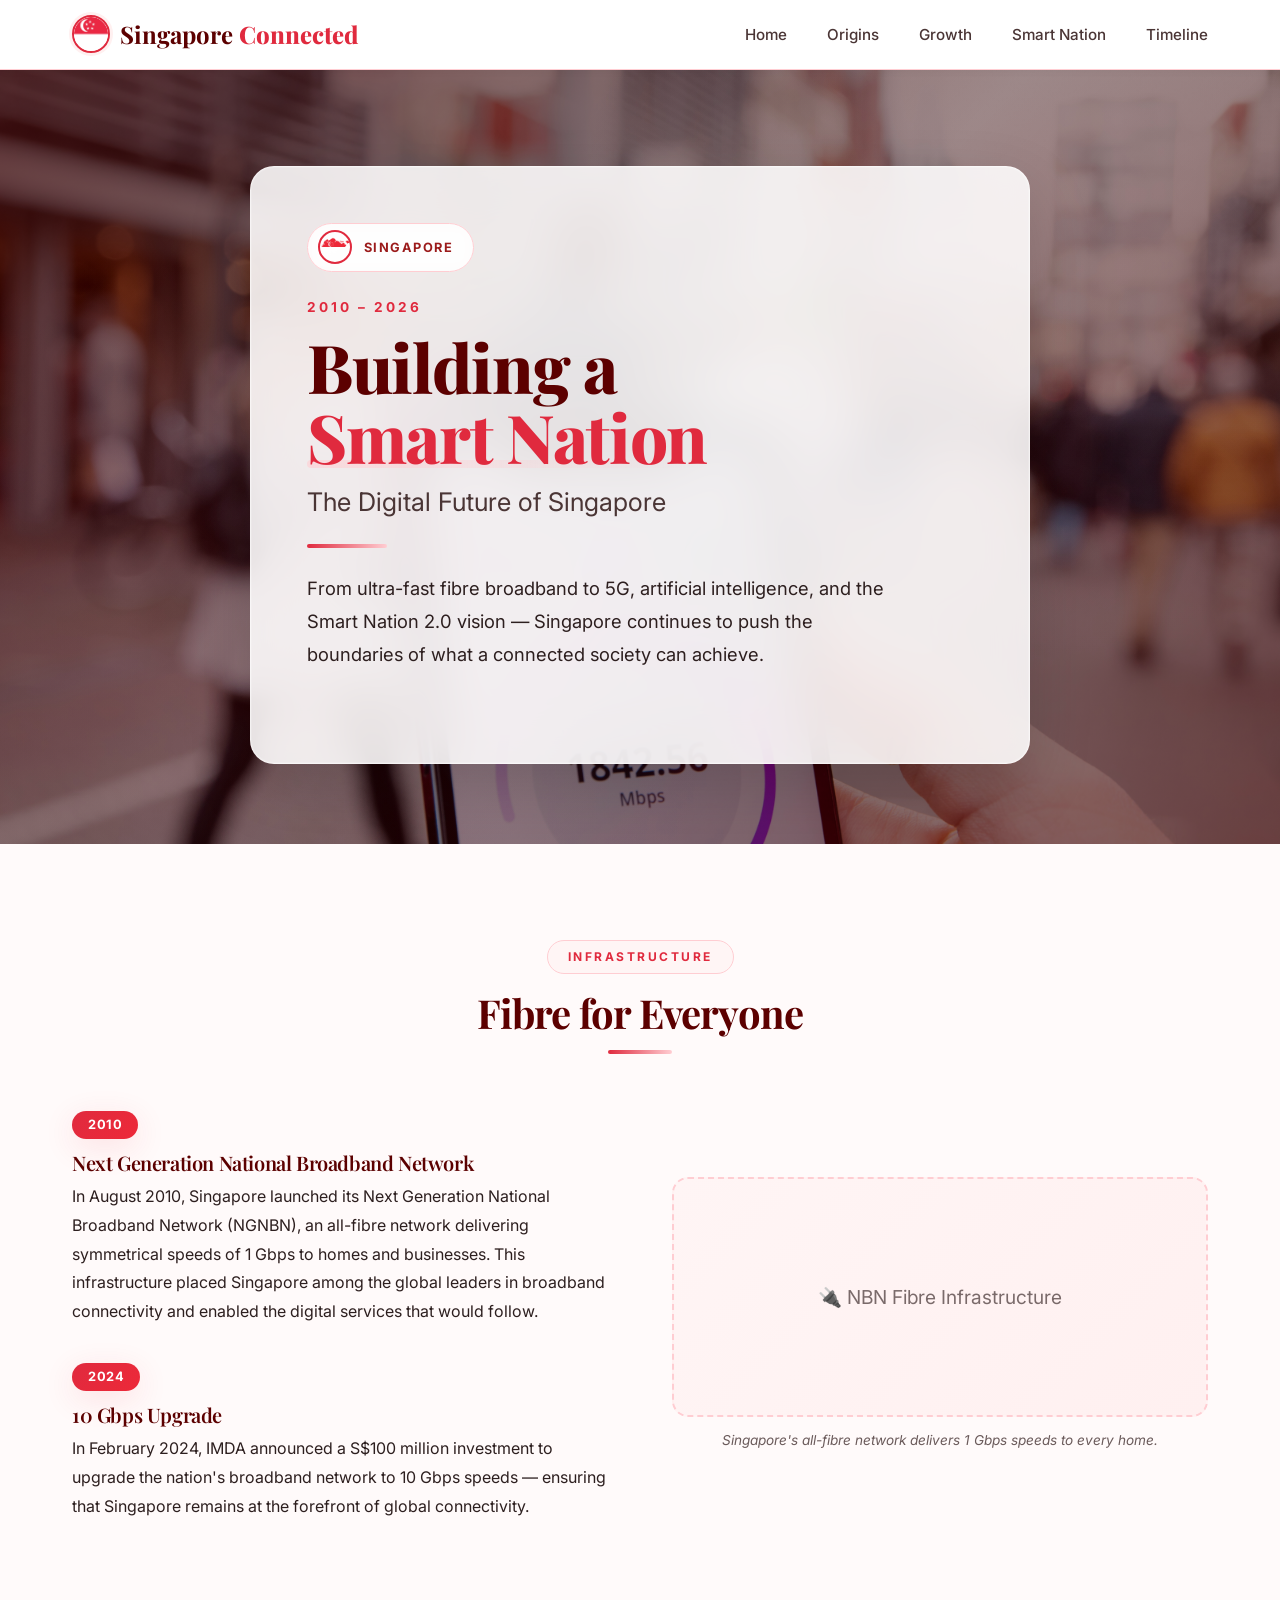
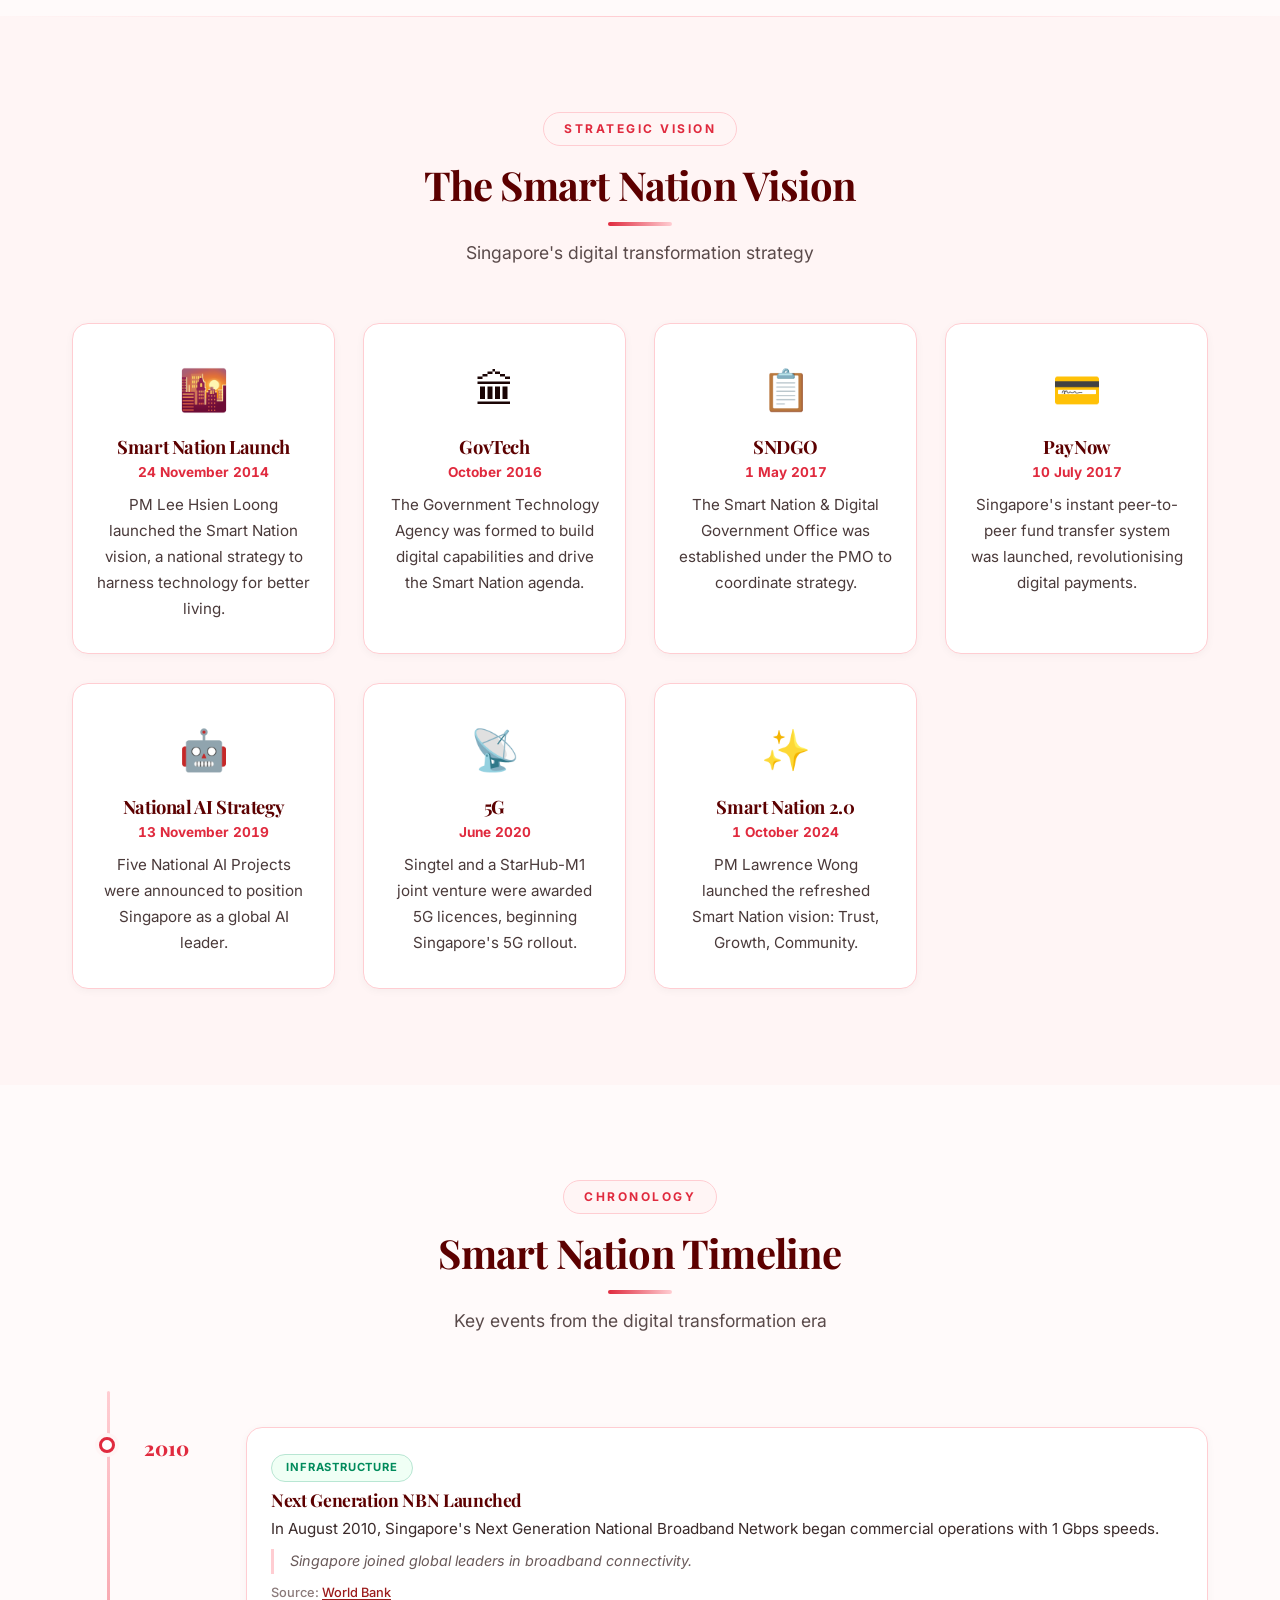
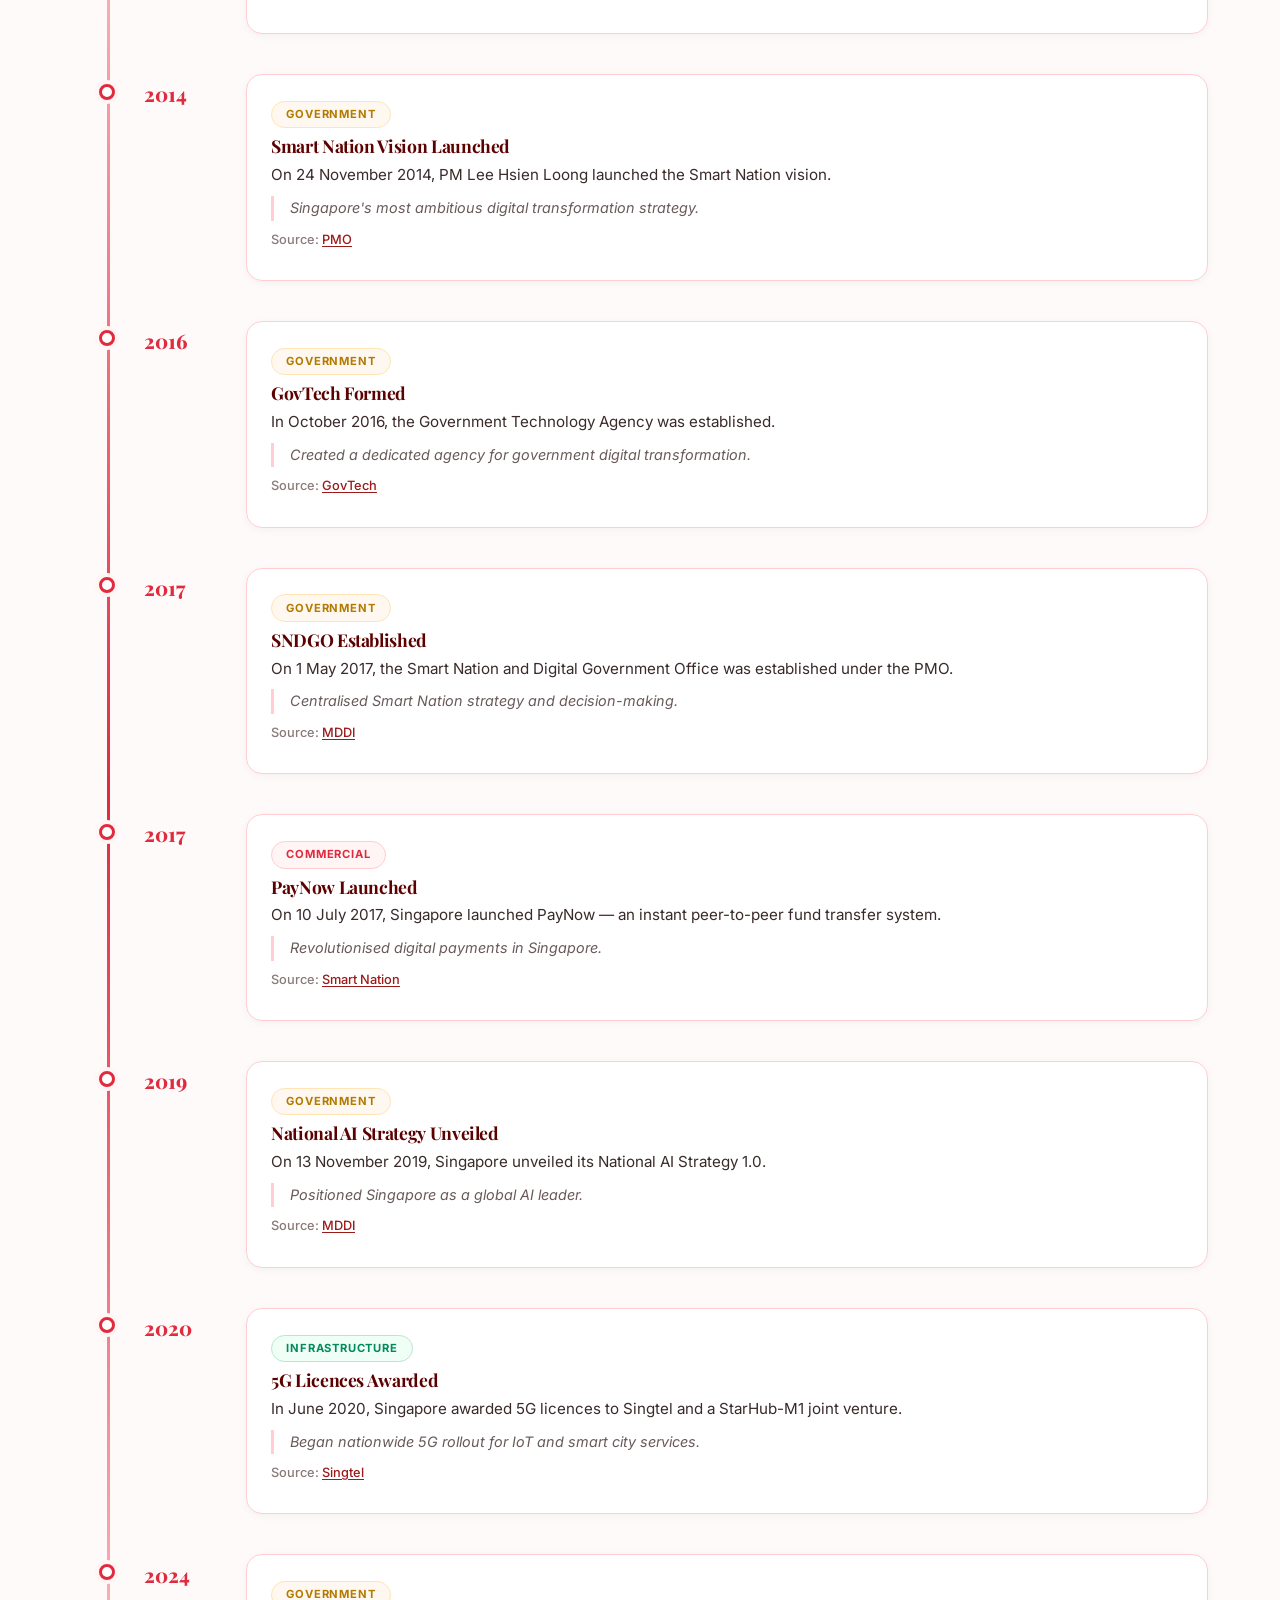
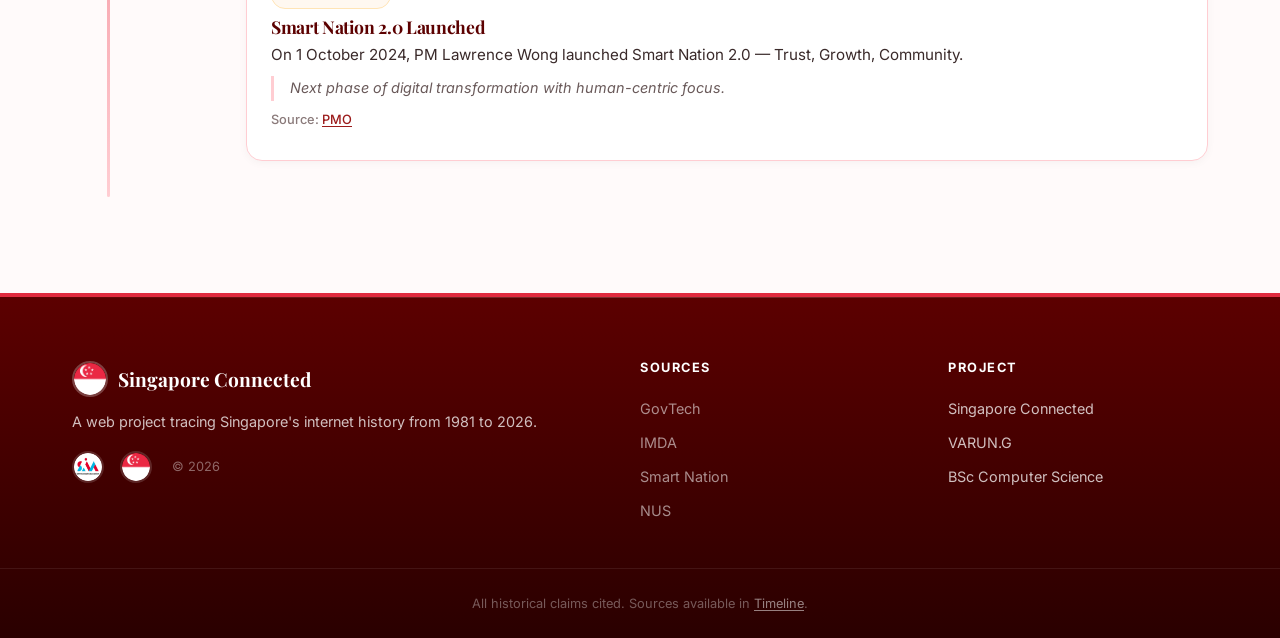
<file: smart-nation.html>
<!DOCTYPE html>
<html lang="en">
<head>
    <meta charset="UTF-8" />
    <meta name="viewport" content="width=device-width, initial-scale=1.0" />
    <meta name="description" content="Smart Nation — Building a Smart Nation — Singapore Connected. Trace Singapore's internet history from 1981 to 2026." />
    <meta name="theme-color" content="#ED2939" />
    <meta property="og:title" content="Smart Nation — Building a Smart Nation — Singapore Connected" />
    <meta property="og:description" content="Trace Singapore's digital journey from BITNET in 1987 to Smart Nation 2.0 in 2026." />
    <meta property="og:type" content="website" />
    <meta property="og:image" content="images/hero-smartnation.jpg" />
    <title>Smart Nation — Building a Smart Nation — Singapore Connected</title>
    <link rel="icon" type="image/x-icon" href="favicon.ico" />
    <link rel="shortcut icon" type="image/x-icon" href="favicon.ico" />
    <link rel="apple-touch-icon" href="images/icon.png" />
    <link rel="preconnect" href="https://fonts.googleapis.com" />
    <link rel="preconnect" href="https://fonts.gstatic.com" crossorigin />
    <link href="https://fonts.googleapis.com/css2?family=Playfair+Display:ital,wght@0,400;0,600;0,700;0,800;1,400&family=Inter:wght@300;400;500;600;700;800&display=swap" rel="stylesheet" />
    <link rel="stylesheet" href="css/style.css" />
</head>
<body>
    <a href="#mainContent" class="skip-link">Skip to main content</a>
    <div class="mobile-overlay" id="mobileOverlay" aria-hidden="true"></div>

    <header class="site-header" role="banner" aria-label="Site header">
        <div class="container header-inner">
            <div class="logo">
                <a href="index.html" aria-label="Singapore Connected home">
                    <img src="images/icon.png" alt="Singapore Flag Logo" class="logo-img" loading="eager" decoding="async" />
                    <span class="logo-text">Singapore <span class="logo-highlight">Connected</span></span>
                </a>
            </div>
            <nav class="nav-desktop" aria-label="Main navigation">
                <ul>
                    <li><a href="index.html">Home</a></li>
                    <li><a href="origins.html">Origins</a></li>
                    <li><a href="growth.html">Growth</a></li>
                    <li><a href="smart-nation.html" class="active" aria-current="page">Smart Nation</a></li>
                    <li><a href="timeline.html">Timeline</a></li>
                </ul>
            </nav>
            <button class="hamburger" id="hamburgerBtn" aria-expanded="false" aria-controls="mobileNav" aria-label="Toggle navigation menu">
                <span class="hamburger-line"></span>
                <span class="hamburger-line"></span>
                <span class="hamburger-line"></span>
            </button>
        </div>
        <nav class="nav-mobile" id="mobileNav" aria-label="Mobile navigation" hidden>
            <ul>
                <li><a href="index.html">Home</a></li>
                <li><a href="origins.html">Origins</a></li>
                <li><a href="growth.html">Growth</a></li>
                <li><a href="smart-nation.html" class="active" aria-current="page">Smart Nation</a></li>
                <li><a href="timeline.html">Timeline</a></li>
            </ul>
        </nav>
    </header>

    <main id="mainContent">
        <section class="hero hero-smartnation" aria-labelledby="heroTitle">
            <div class="container hero-content scroll-animate">
                <div class="hero-badge">
                    <img src="images/Singapore-Map-Flag.png" alt="Singapore Flag" class="hero-badge-img" loading="eager" decoding="async" />
                    <span class="hero-badge-text">Singapore</span>
                </div>
                <p class="hero-eyebrow">2010 – 2026</p>
                <h1 id="heroTitle">Building a <span class="hero-highlight">Smart Nation</span></h1>
                <p class="hero-subtitle">The Digital Future of Singapore</p>
                <div class="hero-divider"></div>
                <p class="hero-description">From ultra-fast fibre broadband to 5G, artificial intelligence, and the Smart Nation 2.0 vision — Singapore continues to push the boundaries of what a connected society can achieve.</p>
                
            </div>
        </section>

        <!-- Fibre for Everyone -->
        <section class="section scroll-animate" aria-labelledby="fibreTitle">
            <div class="container">
                <div class="section-header">
                    <span class="section-tag">Infrastructure</span>
                    <h2 id="fibreTitle">Fibre for Everyone</h2>
                    <div class="section-divider"></div>
                </div>
                <div class="narrative-grid">
                    <div class="narrative-text">
                        <div class="narrative-item scroll-animate delay-1">
                            <span class="narrative-year">2010</span>
                            <h3>Next Generation National Broadband Network</h3>
                            <p>In August 2010, Singapore launched its Next Generation National Broadband Network (NGNBN), an all-fibre network delivering symmetrical speeds of 1 Gbps to homes and businesses. This infrastructure placed Singapore among the global leaders in broadband connectivity and enabled the digital services that would follow.</p>
                        </div>
                        <div class="narrative-item scroll-animate delay-2">
                            <span class="narrative-year">2024</span>
                            <h3>10 Gbps Upgrade</h3>
                            <p>In February 2024, IMDA announced a S$100 million investment to upgrade the nation's broadband network to 10 Gbps speeds — ensuring that Singapore remains at the forefront of global connectivity.</p>
                        </div>
                    </div>
                    <div class="narrative-image scroll-animate delay-2">
                        <div class="image-placeholder" role="img" aria-label="Fibre network infrastructure">
                            <span>&#128268; NBN Fibre Infrastructure</span>
                        </div>
                        <p class="image-caption">Singapore's all-fibre network delivers 1 Gbps speeds to every home.</p>
                    </div>
                </div>
            </div>
        </section>

        <!-- Smart Nation Vision -->
        <section class="section section-alt scroll-animate" aria-labelledby="visionTitle">
            <div class="container">
                <div class="section-header">
                    <span class="section-tag">Strategic Vision</span>
                    <h2 id="visionTitle">The Smart Nation Vision</h2>
                    <div class="section-divider"></div>
                    <p class="section-subtitle">Singapore's digital transformation strategy</p>
                </div>
                <div class="card-grid">
                    <div class="card scroll-animate delay-1">
                        <div class="card-icon">&#127751;</div>
                        <h3>Smart Nation Launch</h3>
                        <p class="card-year">24 November 2014</p>
                        <p>PM Lee Hsien Loong launched the Smart Nation vision, a national strategy to harness technology for better living.</p>
                    </div>
                    <div class="card scroll-animate delay-2">
                        <div class="card-icon">&#127963;</div>
                        <h3>GovTech</h3>
                        <p class="card-year">October 2016</p>
                        <p>The Government Technology Agency was formed to build digital capabilities and drive the Smart Nation agenda.</p>
                    </div>
                    <div class="card scroll-animate delay-3">
                        <div class="card-icon">&#128203;</div>
                        <h3>SNDGO</h3>
                        <p class="card-year">1 May 2017</p>
                        <p>The Smart Nation &amp; Digital Government Office was established under the PMO to coordinate strategy.</p>
                    </div>
                    <div class="card scroll-animate delay-4">
                        <div class="card-icon">&#128179;</div>
                        <h3>PayNow</h3>
                        <p class="card-year">10 July 2017</p>
                        <p>Singapore's instant peer-to-peer fund transfer system was launched, revolutionising digital payments.</p>
                    </div>
                    <div class="card scroll-animate delay-1">
                        <div class="card-icon">&#129302;</div>
                        <h3>National AI Strategy</h3>
                        <p class="card-year">13 November 2019</p>
                        <p>Five National AI Projects were announced to position Singapore as a global AI leader.</p>
                    </div>
                    <div class="card scroll-animate delay-2">
                        <div class="card-icon">&#128225;</div>
                        <h3>5G</h3>
                        <p class="card-year">June 2020</p>
                        <p>Singtel and a StarHub-M1 joint venture were awarded 5G licences, beginning Singapore's 5G rollout.</p>
                    </div>
                    <div class="card scroll-animate delay-3">
                        <div class="card-icon">&#10024;</div>
                        <h3>Smart Nation 2.0</h3>
                        <p class="card-year">1 October 2024</p>
                        <p>PM Lawrence Wong launched the refreshed Smart Nation vision: Trust, Growth, Community.</p>
                    </div>
                </div>
            </div>
        </section>

        <!-- Timeline -->
        <section class="section scroll-animate" id="timeline" aria-labelledby="timelineTitle">
            <div class="container">
                <div class="section-header">
                    <span class="section-tag">Chronology</span>
                    <h2 id="timelineTitle">Smart Nation Timeline</h2>
                    <div class="section-divider"></div>
                    <p class="section-subtitle">Key events from the digital transformation era</p>
                </div>
                <div id="timelineContainer" class="timeline-container">
                    <p class="loading-message">Loading timeline...</p>
                </div>
            </div>
        </section>

    </main>

    <footer class="site-footer" role="contentinfo">
        <div class="container footer-inner">
            <div class="footer-col">
                <div class="footer-logo">
                    <img src="images/icon.png" alt="Singapore Flag" class="footer-logo-img" loading="lazy" decoding="async" />
                    <span>Singapore Connected</span>
                </div>
                <p>A web project tracing Singapore's internet history from 1981 to 2026.</p>
                <div class="footer-icons">
                    <img src="images/icon-1.png" alt="SIM Logo" class="footer-icon" loading="lazy" decoding="async" />
                    <img src="images/icon.png" alt="Singapore Flag" class="footer-icon" loading="lazy" decoding="async" />
                    <span>&copy; 2026</span>
                </div>
            </div>
            <div class="footer-col">
                <h3>Sources</h3>
                <ul>
                    <li><a href="https://www.tech.gov.sg" target="_blank" rel="noopener">GovTech</a></li>
                    <li><a href="https://www.imda.gov.sg" target="_blank" rel="noopener">IMDA</a></li>
                    <li><a href="https://www.smartnation.gov.sg" target="_blank" rel="noopener">Smart Nation</a></li>
                    <li><a href="https://www.nus.edu.sg" target="_blank" rel="noopener">NUS</a></li>
                </ul>
            </div>
            <div class="footer-col">
                <h3>Project</h3>
                <ul>
                    <li>Singapore Connected</li>
                    <li>VARUN.G</li>
                    <li>BSc Computer Science</li>
                </ul>
            </div>
        </div>
        <div class="footer-bottom">
            <div class="container">
                <p>All historical claims cited. Sources available in <a href="timeline.html">Timeline</a>.</p>
            </div>
        </div>
    </footer>

    <button class="back-to-top" id="backToTop" aria-label="Back to top">&uarr;</button>

    <script src="js/validator.js"></script>
    <script src="js/renderer.js"></script>
    <script src="js/router.js"></script>
    <script src="js/app.js?v=6"></script>
</body>
</html>
</file>
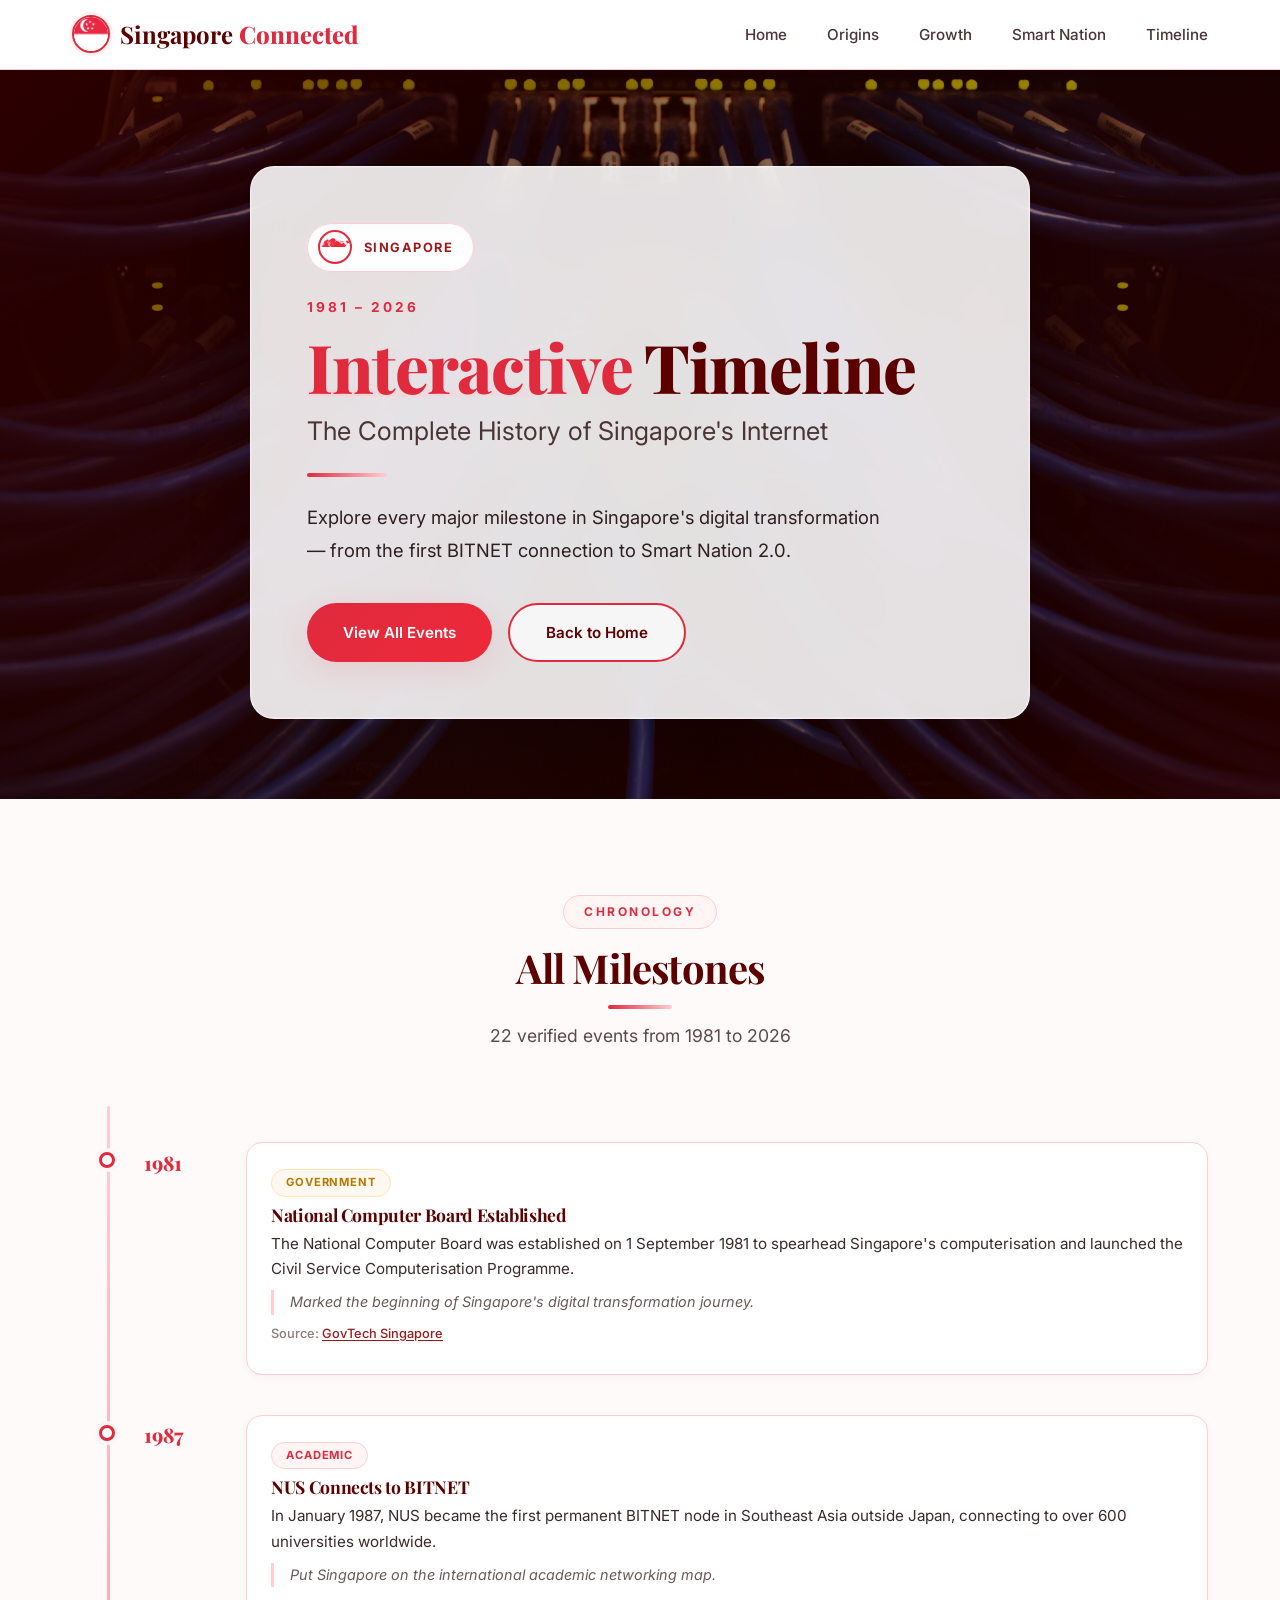
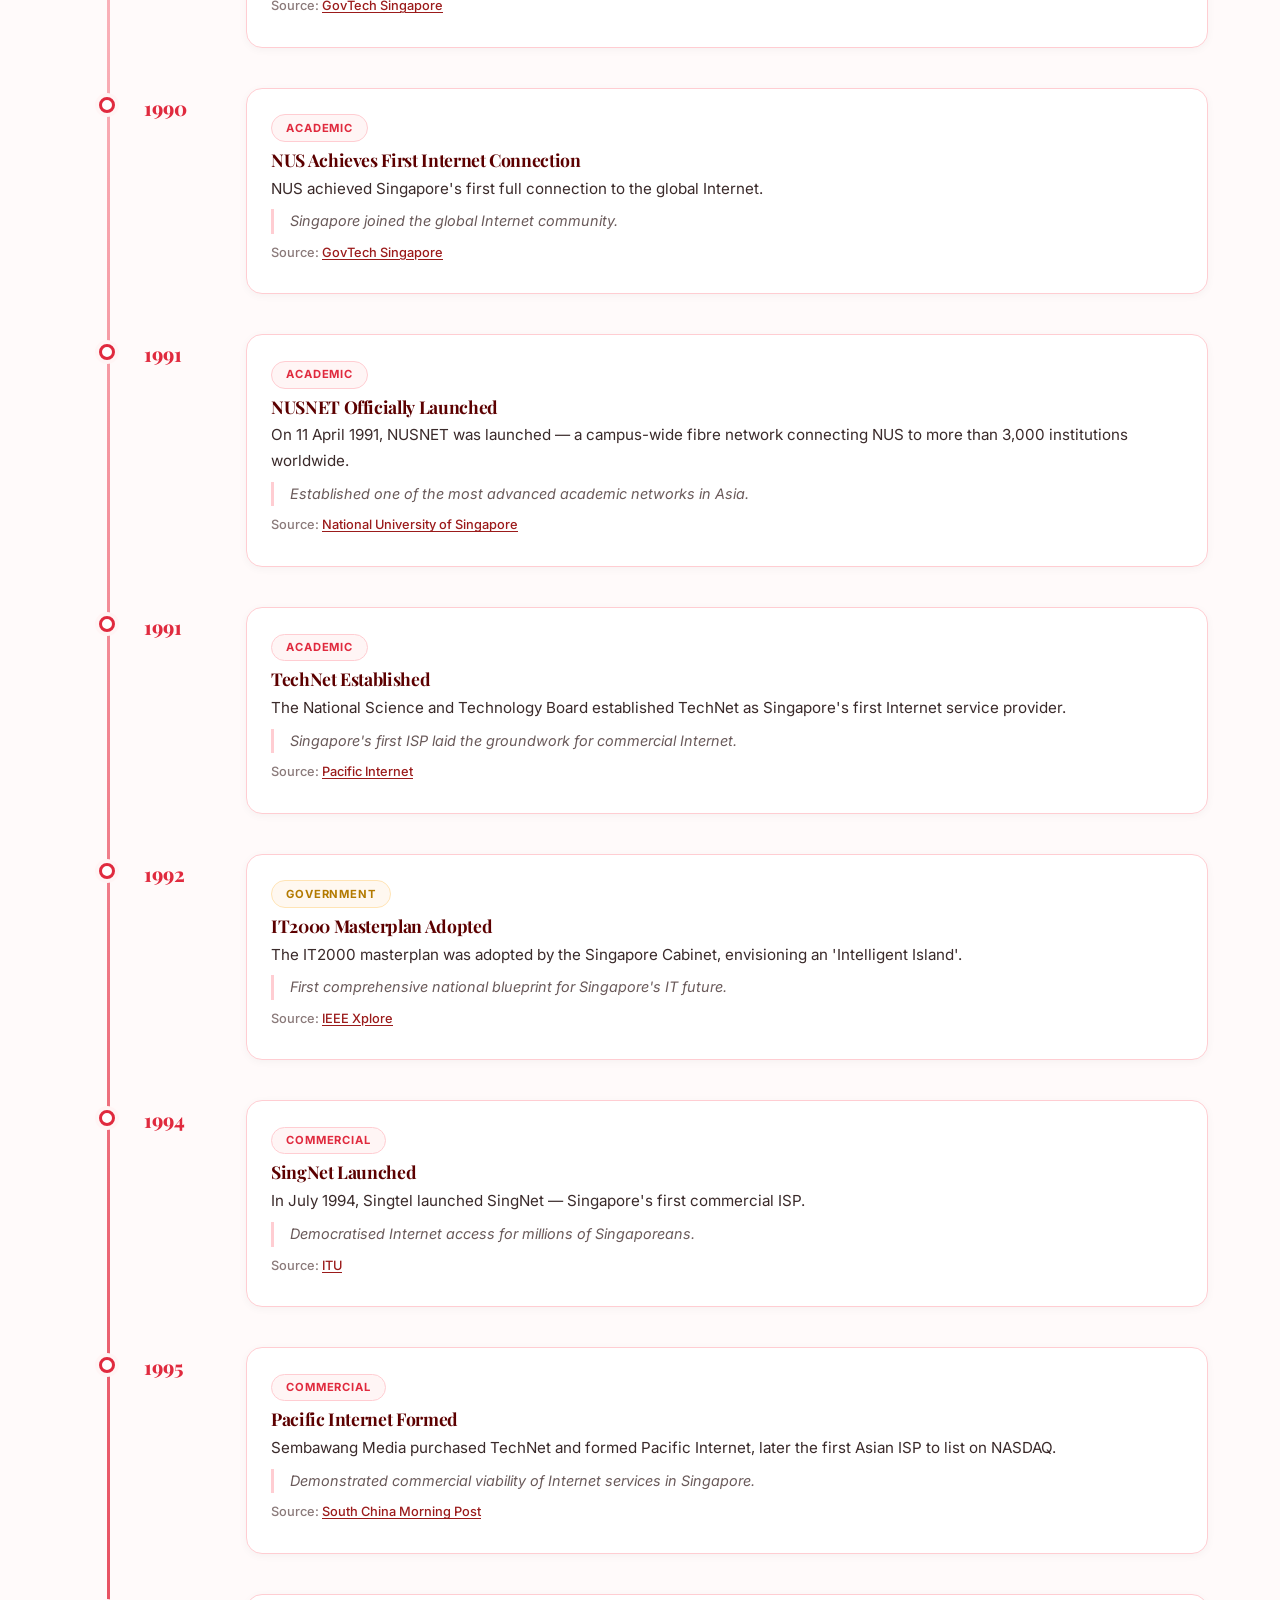
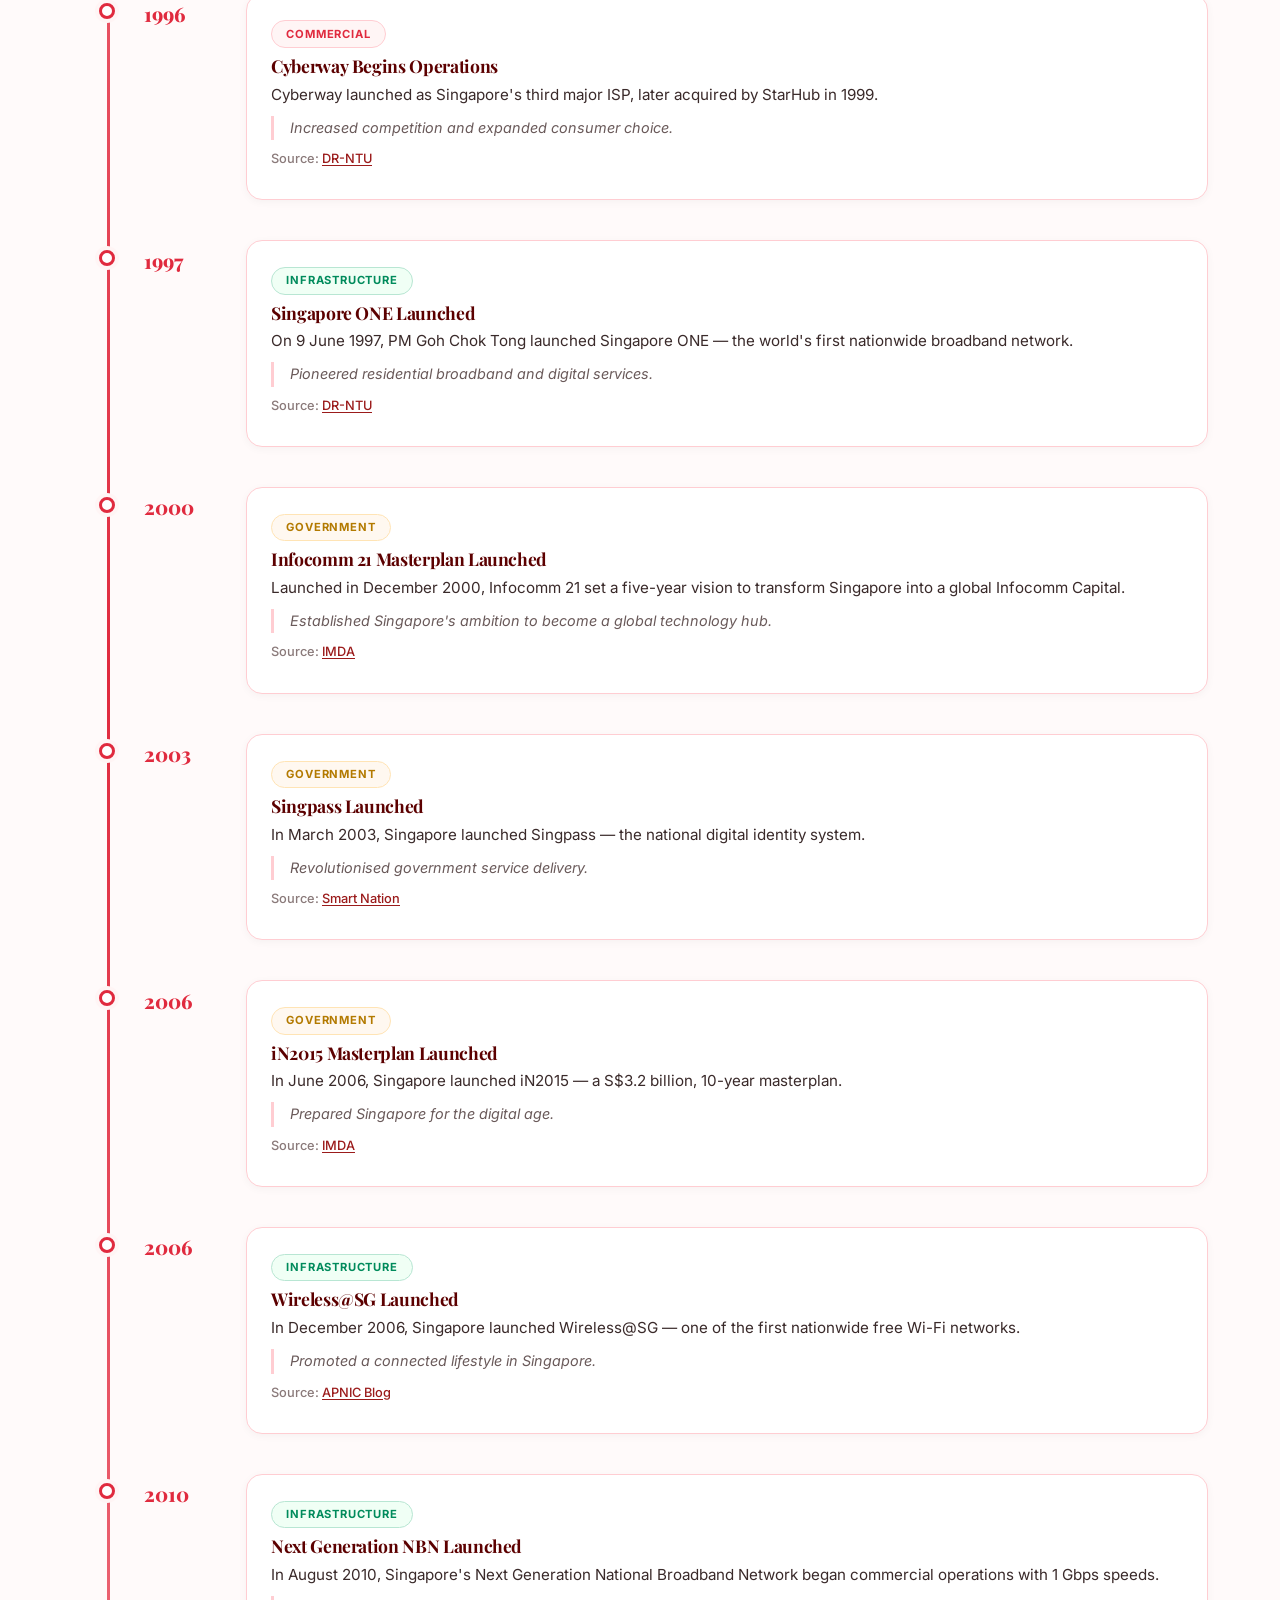
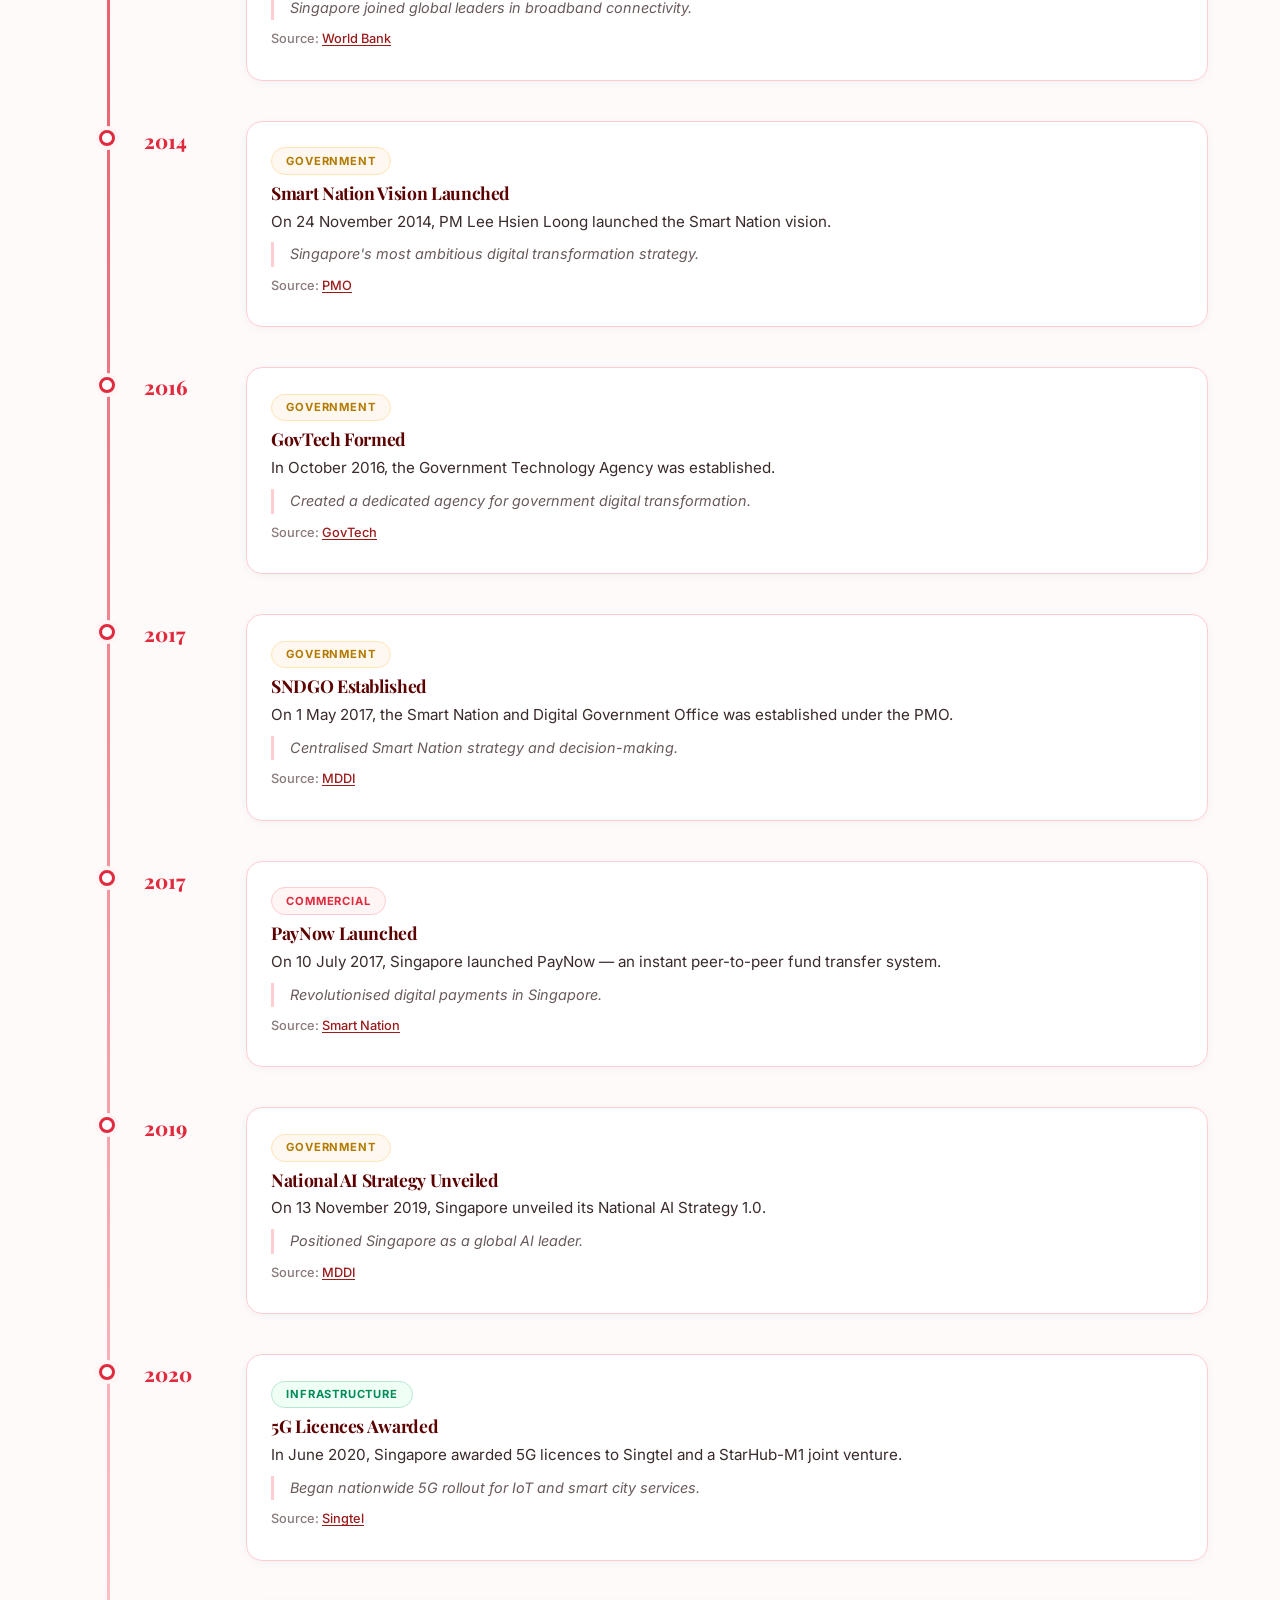
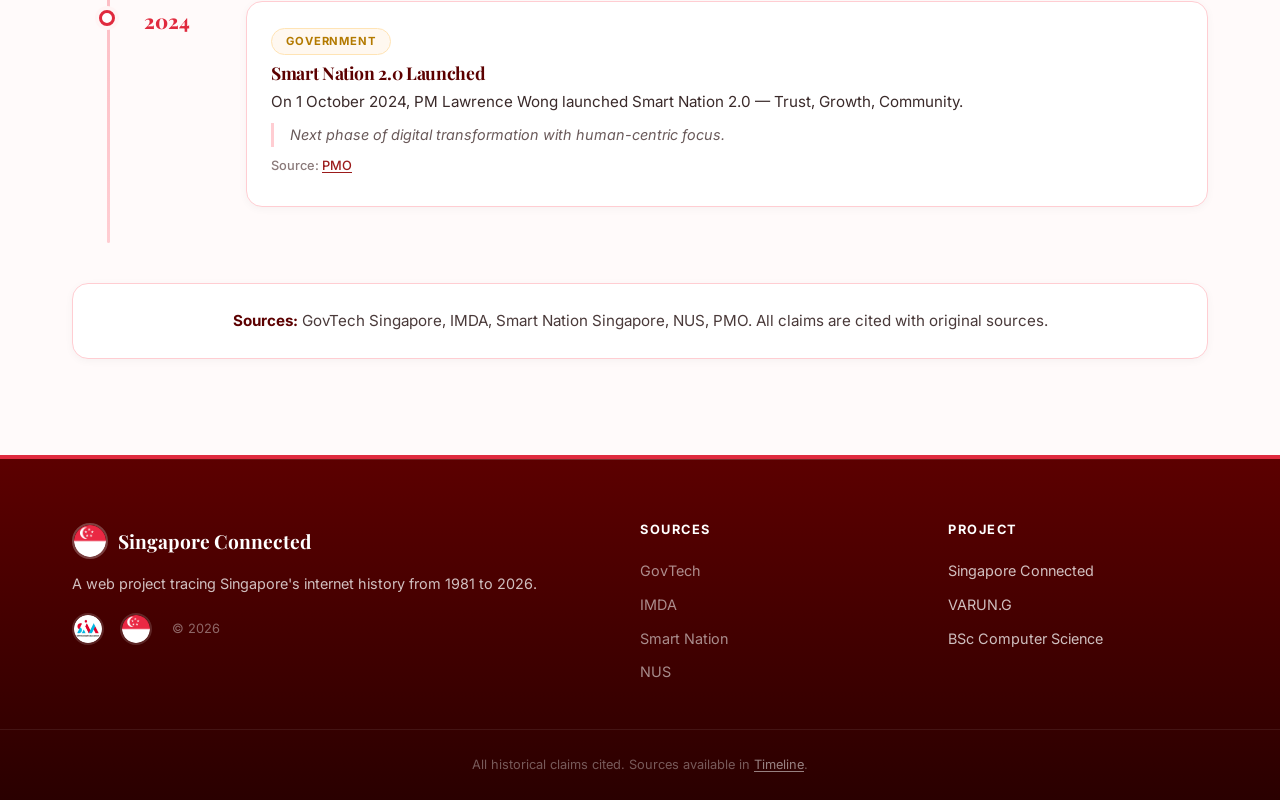
<file: timeline.html>
<!DOCTYPE html>
<html lang="en">
<head>
    <meta charset="UTF-8" />
    <meta name="viewport" content="width=device-width, initial-scale=1.0" />
    <meta name="description" content="Interactive Timeline — Complete History — Singapore Connected. Trace Singapore's internet history from 1981 to 2026." />
    <meta name="theme-color" content="#ED2939" />
    <meta property="og:title" content="Interactive Timeline — Complete History — Singapore Connected" />
    <meta property="og:description" content="Trace Singapore's digital journey from BITNET in 1987 to Smart Nation 2.0 in 2026." />
    <meta property="og:type" content="website" />
    <meta property="og:image" content="images/hero-timeline.jpg" />
    <title>Interactive Timeline — Complete History — Singapore Connected</title>
    <link rel="icon" type="image/x-icon" href="favicon.ico" />
    <link rel="shortcut icon" type="image/x-icon" href="favicon.ico" />
    <link rel="apple-touch-icon" href="images/icon.png" />
    <link rel="preconnect" href="https://fonts.googleapis.com" />
    <link rel="preconnect" href="https://fonts.gstatic.com" crossorigin />
    <link href="https://fonts.googleapis.com/css2?family=Playfair+Display:ital,wght@0,400;0,600;0,700;0,800;1,400&family=Inter:wght@300;400;500;600;700;800&display=swap" rel="stylesheet" />
    <link rel="stylesheet" href="css/style.css" />
</head>
<body>
    <a href="#mainContent" class="skip-link">Skip to main content</a>
    <div class="mobile-overlay" id="mobileOverlay" aria-hidden="true"></div>

    <header class="site-header" role="banner" aria-label="Site header">
        <div class="container header-inner">
            <div class="logo">
                <a href="index.html" aria-label="Singapore Connected home">
                    <img src="images/icon.png" alt="Singapore Flag Logo" class="logo-img" loading="eager" decoding="async" />
                    <span class="logo-text">Singapore <span class="logo-highlight">Connected</span></span>
                </a>
            </div>
            <nav class="nav-desktop" aria-label="Main navigation">
                <ul>
                    <li><a href="index.html">Home</a></li>
                    <li><a href="origins.html">Origins</a></li>
                    <li><a href="growth.html">Growth</a></li>
                    <li><a href="smart-nation.html">Smart Nation</a></li>
                    <li><a href="timeline.html" class="active" aria-current="page">Timeline</a></li>
                </ul>
            </nav>
            <button class="hamburger" id="hamburgerBtn" aria-expanded="false" aria-controls="mobileNav" aria-label="Toggle navigation menu">
                <span class="hamburger-line"></span>
                <span class="hamburger-line"></span>
                <span class="hamburger-line"></span>
            </button>
        </div>
        <nav class="nav-mobile" id="mobileNav" aria-label="Mobile navigation" hidden>
            <ul>
                <li><a href="index.html">Home</a></li>
                <li><a href="origins.html">Origins</a></li>
                <li><a href="growth.html">Growth</a></li>
                <li><a href="smart-nation.html">Smart Nation</a></li>
                <li><a href="timeline.html" class="active" aria-current="page">Timeline</a></li>
            </ul>
        </nav>
    </header>

    <main id="mainContent">
        <section class="hero hero-timeline" aria-labelledby="heroTitle">
            <div class="container hero-content scroll-animate">
                <div class="hero-badge">
                    <img src="images/Singapore-Map-Flag.png" alt="Singapore Flag" class="hero-badge-img" loading="eager" decoding="async" />
                    <span class="hero-badge-text">Singapore</span>
                </div>
                <p class="hero-eyebrow">1981 – 2026</p>
                <h1 id="heroTitle"><span class="hero-highlight">Interactive</span> Timeline</h1>
                <p class="hero-subtitle">The Complete History of Singapore's Internet</p>
                <div class="hero-divider"></div>
                <p class="hero-description">Explore every major milestone in Singapore's digital transformation — from the first BITNET connection to Smart Nation 2.0.</p>
                <div class="hero-actions">
                    <a href="#timelineFull" class="btn btn-primary">View All Events</a>
                    <a href="index.html" class="btn btn-secondary">Back to Home</a>
                </div>
            </div>
        </section>

        <!-- Full Timeline -->
        <section class="section scroll-animate" id="timelineFull" aria-labelledby="timelineTitle">
            <div class="container">
                <div class="section-header">
                    <span class="section-tag">Chronology</span>
                    <h2 id="timelineTitle">All Milestones</h2>
                    <div class="section-divider"></div>
                    <p class="section-subtitle">22 verified events from 1981 to 2026</p>
                </div>

                <div id="timelineContainer" class="timeline-container">
                    <p class="loading-message">Loading full timeline...</p>
                </div>

                <div class="sources-box">
                    <p>
                        <strong>Sources:</strong> GovTech Singapore, IMDA, Smart Nation Singapore, NUS, PMO.
                        All claims are cited with original sources.
                    </p>
                </div>
            </div>
        </section>

    </main>

    <footer class="site-footer" role="contentinfo">
        <div class="container footer-inner">
            <div class="footer-col">
                <div class="footer-logo">
                    <img src="images/icon.png" alt="Singapore Flag" class="footer-logo-img" loading="lazy" decoding="async" />
                    <span>Singapore Connected</span>
                </div>
                <p>A web project tracing Singapore's internet history from 1981 to 2026.</p>
                <div class="footer-icons">
                    <img src="images/icon-1.png" alt="SIM Logo" class="footer-icon" loading="lazy" decoding="async" />
                    <img src="images/icon.png" alt="Singapore Flag" class="footer-icon" loading="lazy" decoding="async" />
                    <span>&copy; 2026</span>
                </div>
            </div>
            <div class="footer-col">
                <h3>Sources</h3>
                <ul>
                    <li><a href="https://www.tech.gov.sg" target="_blank" rel="noopener">GovTech</a></li>
                    <li><a href="https://www.imda.gov.sg" target="_blank" rel="noopener">IMDA</a></li>
                    <li><a href="https://www.smartnation.gov.sg" target="_blank" rel="noopener">Smart Nation</a></li>
                    <li><a href="https://www.nus.edu.sg" target="_blank" rel="noopener">NUS</a></li>
                </ul>
            </div>
            <div class="footer-col">
                <h3>Project</h3>
                <ul>
                    <li>Singapore Connected</li>
                    <li>VARUN.G</li>
                    <li>BSc Computer Science</li>
                </ul>
            </div>
        </div>
        <div class="footer-bottom">
            <div class="container">
                <p>All historical claims cited. Sources available in <a href="timeline.html">Timeline</a>.</p>
            </div>
        </div>
    </footer>

    <button class="back-to-top" id="backToTop" aria-label="Back to top">&uarr;</button>

    <script src="js/validator.js"></script>
    <script src="js/renderer.js"></script>
    <script src="js/router.js"></script>
    <script src="js/app.js?v=6"></script>
</body>
</html>
</file>
<file: css/style.css>
/* ============================================================
   SINGAPORE CONNECTED — PREMIUM EDITION
   Red & White Theme | Fully Responsive | Scroll Animations
   ============================================================ */

/* ---------- RESET & BASE ---------- */
*,
*::before,
*::after {
    margin: 0;
    padding: 0;
    box-sizing: border-box;
}

:root {
    /* 🇸🇬 Singapore Flag Palette */
    --sg-red: #ED2939;
    --sg-red-bright: #E02A3E;
    --sg-red-dark: #9B1B1B;
    --sg-red-deep: #5C0000;
    --sg-red-light: #FFCDD2;
    --sg-red-lighter: #FFF0F0;
    --sg-red-pale: #FFF5F5;
    --sg-white: #FFFFFF;
    --sg-off-white: #FFFAFA;

    /* Typography */
    --font-heading: 'Playfair Display', Georgia, 'Times New Roman', serif;
    --font-body: 'Inter', -apple-system, BlinkMacSystemFont, 'Segoe UI', Roboto, sans-serif;

    /* Layout */
    --container-max: 1200px;
    --container-narrow: 900px;
    --section-pad: 6rem;
    --section-pad-sm: 3.5rem;

    /* Radii */
    --radius-sm: 8px;
    --radius-md: 16px;
    --radius-lg: 24px;
    --radius-xl: 32px;
    --radius-full: 9999px;

    /* Shadows */
    --shadow-sm: 0 2px 8px rgba(0, 0, 0, 0.04);
    --shadow-md: 0 8px 24px rgba(0, 0, 0, 0.08);
    --shadow-lg: 0 16px 48px rgba(0, 0, 0, 0.12);
    --shadow-xl: 0 24px 64px rgba(0, 0, 0, 0.16);
    --shadow-red: 0 8px 32px rgba(237, 41, 57, 0.12);
    --shadow-red-lg: 0 12px 40px rgba(237, 41, 57, 0.20);

    /* Glassmorphism */
    --glass-bg: rgba(255, 255, 255, 0.88);
    --glass-border: rgba(255, 255, 255, 0.55);
    --glass-blur: 24px;

    /* Motion */
    --ease-out: cubic-bezier(0.4, 0, 0.2, 1);
    --ease-spring: cubic-bezier(0.34, 1.56, 0.64, 1);
    --transition-fast: 0.2s var(--ease-out);
    --transition-base: 0.3s var(--ease-out);
    --transition-slow: 0.5s var(--ease-out);
}

html {
    scroll-behavior: smooth;
    font-size: 16px;
    -webkit-font-smoothing: antialiased;
    -moz-osx-font-smoothing: grayscale;
}

body {
    font-family: var(--font-body);
    background-color: var(--sg-off-white);
    color: #1A0505;
    line-height: 1.7;
    min-height: 100vh;
    display: flex;
    flex-direction: column;
    overflow-x: hidden;
}

/* ---------- SKIP LINK (Accessibility) ---------- */
.skip-link {
    position: absolute;
    top: -48px;
    left: 0;
    background: var(--sg-red);
    color: var(--sg-white);
    padding: 0.75rem 1.25rem;
    font-weight: 600;
    font-size: 0.9rem;
    z-index: 10000;
    border-radius: 0 0 var(--radius-sm) 0;
    text-decoration: none;
    transition: top 0.3s var(--ease-out);
}

.skip-link:focus {
    top: 0;
    outline: 3px solid var(--sg-white);
    outline-offset: -3px;
}

/* ---------- TYPOGRAPHY ---------- */
h1, h2, h3, h4 {
    font-family: var(--font-heading);
    letter-spacing: -0.02em;
    line-height: 1.15;
    color: var(--sg-red-deep);
}

h1 { font-size: 3.5rem; font-weight: 800; }
h2 { font-size: 2.5rem; font-weight: 700; }
h3 { font-size: 1.35rem; font-weight: 600; }

p {
    color: #2D1F1F;
    font-weight: 400;
}

/* ---------- LINKS ---------- */
a {
    color: var(--sg-red-dark);
    text-decoration: none;
    transition: color var(--transition-fast), text-decoration var(--transition-fast);
}

a:hover,
a:focus {
    color: var(--sg-red-bright);
    text-decoration: underline;
    text-underline-offset: 3px;
}

/* ---------- FOCUS STATES ---------- */
:focus-visible {
    outline: 3px solid var(--sg-red-bright);
    outline-offset: 3px;
    border-radius: var(--radius-sm);
}

/* ---------- IMAGES ---------- */
img {
    max-width: 100%;
    height: auto;
    display: block;
}

/* ---------- CONTAINER ---------- */
.container {
    max-width: var(--container-max);
    margin: 0 auto;
    padding: 0 2rem;
    width: 100%;
}

/* ---------- SCROLL ANIMATIONS ---------- */
@keyframes fadeInUp {
    from { opacity: 0; transform: translateY(30px); }
    to   { opacity: 1; transform: translateY(0); }
}

@keyframes fadeIn {
    from { opacity: 0; }
    to   { opacity: 1; }
}

@keyframes scaleIn {
    from { opacity: 0; transform: scale(0.96); }
    to   { opacity: 1; transform: scale(1); }
}

@keyframes slideInRight {
    from { opacity: 0; transform: translateX(-20px); }
    to   { opacity: 1; transform: translateX(0); }
}

@keyframes shimmer {
    0% { background-position: -200% 0; }
    100% { background-position: 200% 0; }
}

.scroll-animate {
    opacity: 0;
    transform: translateY(24px);
    transition: opacity 0.7s var(--ease-out), transform 0.7s var(--ease-out);
    will-change: opacity, transform;
}

.scroll-animate.is-visible {
    opacity: 1;
    transform: translateY(0);
}

.scroll-animate.delay-1 { transition-delay: 0.1s; }
.scroll-animate.delay-2 { transition-delay: 0.2s; }
.scroll-animate.delay-3 { transition-delay: 0.3s; }
.scroll-animate.delay-4 { transition-delay: 0.4s; }
.scroll-animate.delay-5 { transition-delay: 0.5s; }

/* ---------- LOADING SHIMMER ---------- */
.loading-shimmer {
    background: linear-gradient(90deg, var(--sg-red-lighter) 25%, var(--sg-white) 50%, var(--sg-red-lighter) 75%);
    background-size: 200% 100%;
    animation: shimmer 1.5s infinite;
    border-radius: var(--radius-md);
}

/* ============================================================
   HEADER & NAVIGATION
   ============================================================ */

.site-header {
    background: rgba(255, 255, 255, 0.92);
    backdrop-filter: blur(16px) saturate(180%);
    -webkit-backdrop-filter: blur(16px) saturate(180%);
    border-bottom: 1px solid var(--sg-red-light);
    padding: 0.875rem 0;
    position: sticky;
    top: 0;
    z-index: 100;
    box-shadow: var(--shadow-sm);
    transition: box-shadow var(--transition-base);
}

.site-header.scrolled {
    box-shadow: var(--shadow-md);
}

.header-inner {
    display: flex;
    justify-content: space-between;
    align-items: center;
    gap: 1rem;
}

/* Logo */
.logo a {
    display: flex;
    align-items: center;
    gap: 0.625rem;
    color: var(--sg-red-deep);
    text-decoration: none;
    font-family: var(--font-heading);
    font-size: 1.5rem;
    font-weight: 700;
    transition: transform var(--transition-fast);
}

.logo a:hover,
.logo a:focus {
    transform: scale(1.02);
    text-decoration: none;
}

.logo-img {
    width: 38px;
    height: 38px;
    border-radius: 50%;
    object-fit: cover;
    border: 2.5px solid var(--sg-red-bright);
    box-shadow: 0 0 0 3px var(--sg-red-lighter);
}

.logo-highlight {
    color: var(--sg-red-bright);
    font-weight: 800;
}

/* Desktop Nav */
.nav-desktop ul {
    display: flex;
    list-style: none;
    gap: 2.5rem;
}

.nav-desktop a {
    color: #4A3535;
    text-decoration: none;
    font-weight: 500;
    font-size: 0.95rem;
    padding: 0.5rem 0;
    border-bottom: 3px solid transparent;
    transition: all var(--transition-base);
    position: relative;
}

.nav-desktop a::after {
    content: '';
    position: absolute;
    bottom: -3px;
    left: 0;
    width: 100%;
    height: 3px;
    background: var(--sg-red-bright);
    transform: scaleX(0);
    transform-origin: right;
    transition: transform var(--transition-base);
}

.nav-desktop a:hover::after,
.nav-desktop a:focus::after {
    transform: scaleX(1);
    transform-origin: left;
}

.nav-desktop a:hover,
.nav-desktop a:focus {
    color: var(--sg-red-dark);
    text-decoration: none;
}

.nav-desktop a.active {
    color: var(--sg-red-bright);
    font-weight: 600;
    border-bottom-color: var(--sg-red-bright);
}

.nav-desktop a.active::after {
    transform: scaleX(1);
}

/* Hamburger */
.hamburger {
    display: none;
    flex-direction: column;
    gap: 5px;
    background: none;
    border: none;
    cursor: pointer;
    padding: 0.5rem;
    border-radius: var(--radius-sm);
    z-index: 110;
}

.hamburger-line {
    display: block;
    width: 26px;
    height: 2.5px;
    background-color: var(--sg-red-deep);
    border-radius: 2px;
    transition: all var(--transition-base);
}

.hamburger[aria-expanded="true"] .hamburger-line:nth-child(1) {
    transform: translateY(7.5px) rotate(45deg);
}

.hamburger[aria-expanded="true"] .hamburger-line:nth-child(2) {
    opacity: 0;
    transform: scaleX(0);
}

.hamburger[aria-expanded="true"] .hamburger-line:nth-child(3) {
    transform: translateY(-7.5px) rotate(-45deg);
}

/* Mobile Overlay */
.mobile-overlay {
    position: fixed;
    inset: 0;
    background: rgba(0, 0, 0, 0.45);
    backdrop-filter: blur(6px);
    -webkit-backdrop-filter: blur(6px);
    z-index: 95;
    opacity: 0;
    visibility: hidden;
    transition: all 0.35s var(--ease-out);
}

.mobile-overlay.is-active {
    opacity: 1;
    visibility: visible;
}

/* Mobile Nav */
.nav-mobile {
    position: fixed;
    top: 0;
    right: 0;
    width: min(320px, 85vw);
    height: 100vh;
    background: var(--sg-white);
    border-left: 1px solid var(--sg-red-light);
    padding: 5rem 1.5rem 2rem;
    box-shadow: var(--shadow-xl);
    z-index: 100;
    transform: translateX(100%);
    transition: transform 0.4s var(--ease-out);
    overflow-y: auto;
}

.nav-mobile.is-open {
    transform: translateX(0);
}

.nav-mobile ul {
    list-style: none;
    display: flex;
    flex-direction: column;
    gap: 0.5rem;
}

.nav-mobile a {
    display: block;
    padding: 0.875rem 1.25rem;
    color: #4A3535;
    text-decoration: none;
    font-weight: 500;
    font-size: 1.05rem;
    border-radius: var(--radius-sm);
    transition: all var(--transition-base);
    border-left: 4px solid transparent;
}

.nav-mobile a:hover,
.nav-mobile a:focus {
    background: var(--sg-red-pale);
    color: var(--sg-red-dark);
    text-decoration: none;
    border-left-color: var(--sg-red-light);
    padding-left: 1.5rem;
}

.nav-mobile a.active {
    color: var(--sg-red-bright);
    background: var(--sg-red-pale);
    border-left-color: var(--sg-red-bright);
    font-weight: 600;
}

/* ============================================================
   HERO SECTION — Premium Glassmorphism
   ============================================================ */

.hero {
    position: relative;
    padding: 6rem 0 5rem;
    overflow: hidden;
    min-height: 80vh;
    display: flex;
    align-items: center;
    background-color: var(--sg-red-deep);
    background-size: cover;
    background-position: center;
    background-repeat: no-repeat;
}

/* Dark gradient overlay for text readability */
.hero::before {
    content: '';
    position: absolute;
    inset: 0;
    background: linear-gradient(135deg, rgba(60, 0, 0, 0.75) 0%, rgba(30, 0, 0, 0.45) 50%, rgba(60, 0, 0, 0.65) 100%);
    z-index: 1;
}

/* Subtle pattern overlay */
.hero::after {
    content: '';
    position: absolute;
    inset: 0;
    background-image: radial-gradient(circle at 20% 80%, rgba(237, 41, 57, 0.08) 0%, transparent 40%),
                      radial-gradient(circle at 80% 20%, rgba(237, 41, 57, 0.06) 0%, transparent 40%);
    z-index: 1;
    pointer-events: none;
}

/* Hero Background Images — FIXED PATHS */
.hero-home {
    background-image: url('../images/hero-home.jpg');
}

.hero-origins {
    background-image: url('../images/hero-origins.jpg');
}

.hero-growth {
    background-image: url('../images/hero-growth.jpg');
}

.hero-smartnation {
    background-image: url('../images/hero-smartnation.jpg');
}

.hero-timeline {
    background-image: url('../images/hero-timeline.jpg');
}

/* Glassmorphism Card */
.hero-content {
    position: relative;
    z-index: 2;
    max-width: 780px;
    background: var(--glass-bg);
    backdrop-filter: blur(var(--glass-blur)) saturate(160%);
    -webkit-backdrop-filter: blur(var(--glass-blur)) saturate(160%);
    border: 1px solid var(--glass-border);
    border-radius: var(--radius-lg);
    padding: 3.5rem;
    box-shadow: var(--shadow-xl), 0 0 0 1px rgba(255,255,255,0.15) inset;
    animation: fadeInUp 0.8s var(--ease-out) both;
    transition: transform var(--transition-slow), box-shadow var(--transition-slow);
}

.hero-content:hover {
    transform: translateY(-4px);
    box-shadow: var(--shadow-xl), var(--shadow-red), 0 0 0 1px rgba(255,255,255,0.2) inset;
}

/* Hero Badge */
.hero-badge {
    display: inline-flex;
    align-items: center;
    gap: 0.75rem;
    background: rgba(255, 255, 255, 0.75);
    backdrop-filter: blur(8px);
    border: 1px solid var(--sg-red-light);
    padding: 0.4rem 1.25rem 0.4rem 0.6rem;
    border-radius: var(--radius-full);
    margin-bottom: 1.5rem;
    animation: fadeIn 0.6s 0.2s both;
}

.hero-badge-img {
    width: 34px;
    height: 34px;
    border-radius: 50%;
    object-fit: cover;
    border: 2px solid var(--sg-red-bright);
}

.hero-badge-text {
    font-size: 0.8rem;
    font-weight: 700;
    color: var(--sg-red-dark);
    text-transform: uppercase;
    letter-spacing: 1.5px;
}

/* Hero Typography */
.hero-eyebrow {
    color: var(--sg-red-bright);
    font-weight: 700;
    font-size: 0.85rem;
    text-transform: uppercase;
    letter-spacing: 3px;
    margin-bottom: 0.75rem;
    animation: fadeIn 0.6s 0.3s both;
}

.hero h1 {
    font-size: 4.2rem;
    font-weight: 800;
    line-height: 1.05;
    color: var(--sg-red-deep);
    margin-bottom: 0.5rem;
    animation: fadeInUp 0.7s 0.3s both;
}

.hero-highlight {
    color: var(--sg-red-bright);
    position: relative;
    display: inline-block;
}

.hero-highlight::after {
    content: '';
    position: absolute;
    bottom: 4px;
    left: 0;
    width: 100%;
    height: 8px;
    background: linear-gradient(90deg, var(--sg-red-light), transparent);
    opacity: 0.6;
    z-index: -1;
    border-radius: 4px;
}

.hero-subtitle {
    font-size: 1.6rem;
    font-weight: 400;
    color: #4A3535;
    margin-bottom: 1rem;
    font-family: var(--font-body);
    animation: fadeIn 0.6s 0.4s both;
}

.hero-divider {
    width: 80px;
    height: 4px;
    background: linear-gradient(90deg, var(--sg-red-bright), var(--sg-red-light));
    border-radius: 2px;
    margin: 1.25rem 0 1.5rem;
    animation: scaleIn 0.5s 0.5s both;
}

.hero-description {
    font-size: 1.15rem;
    color: #2D1F1F;
    max-width: 580px;
    margin-bottom: 2.25rem;
    line-height: 1.8;
    animation: fadeIn 0.6s 0.6s both;
}

/* Hero Actions */
.hero-actions {
    display: flex;
    gap: 1rem;
    flex-wrap: wrap;
    animation: fadeInUp 0.6s 0.7s both;
}

/* ---------- BUTTONS ---------- */
.btn {
    display: inline-flex;
    align-items: center;
    justify-content: center;
    gap: 0.5rem;
    padding: 0.9rem 2.25rem;
    font-weight: 600;
    font-size: 0.95rem;
    border-radius: var(--radius-full);
    text-decoration: none;
    transition: all var(--transition-base);
    border: none;
    cursor: pointer;
    font-family: var(--font-body);
    position: relative;
    overflow: hidden;
}

.btn::before {
    content: '';
    position: absolute;
    inset: 0;
    background: linear-gradient(90deg, transparent, rgba(255,255,255,0.3), transparent);
    transform: translateX(-100%);
    transition: transform 0.6s;
}

.btn:hover::before,
.btn:focus::before {
    transform: translateX(100%);
}

.btn:hover,
.btn:focus {
    text-decoration: none;
    transform: translateY(-3px);
    box-shadow: var(--shadow-lg);
}

.btn-primary {
    background: linear-gradient(135deg, var(--sg-red-bright), var(--sg-red));
    color: var(--sg-white);
    box-shadow: var(--shadow-red);
}

.btn-primary:hover,
.btn-primary:focus {
    background: linear-gradient(135deg, var(--sg-red-dark), var(--sg-red-bright));
    color: var(--sg-white);
    box-shadow: var(--shadow-red-lg);
    transform: translateY(-3px) scale(1.02);
}

.btn-secondary {
    background: rgba(255, 255, 255, 0.7);
    backdrop-filter: blur(8px);
    color: var(--sg-red-deep);
    border: 2px solid var(--sg-red-bright);
}

.btn-secondary:hover,
.btn-secondary:focus {
    background: var(--sg-white);
    color: var(--sg-red-dark);
    border-color: var(--sg-red-dark);
    transform: translateY(-3px);
}

/* ============================================================
   SECTIONS
   ============================================================ */

.section {
    padding: var(--section-pad) 0;
    position: relative;
}

.section-alt {
    background-color: var(--sg-red-pale);
    position: relative;
}

.section-alt::before {
    content: '';
    position: absolute;
    top: 0;
    left: 0;
    right: 0;
    height: 1px;
    background: linear-gradient(90deg, transparent, var(--sg-red-light), transparent);
}

/* Section Headers */
.section-header {
    text-align: center;
    max-width: 700px;
    margin: 0 auto 3.5rem auto;
}

.section-tag {
    display: inline-block;
    font-size: 0.75rem;
    font-weight: 700;
    text-transform: uppercase;
    letter-spacing: 2.5px;
    color: var(--sg-red-bright);
    background: var(--sg-red-pale);
    padding: 0.35rem 1.25rem;
    border-radius: var(--radius-full);
    margin-bottom: 1rem;
    border: 1px solid var(--sg-red-light);
}

.section-header h2 {
    margin-bottom: 0.75rem;
}

.section-divider {
    width: 64px;
    height: 4px;
    background: linear-gradient(90deg, var(--sg-red-bright), var(--sg-red-light));
    border-radius: 2px;
    margin: 0.875rem auto 0 auto;
}

.section-subtitle {
    font-size: 1.1rem;
    color: #5A4A4A;
    max-width: 600px;
    margin: 0.75rem auto 0 auto;
}

/* ============================================================
   INTRODUCTION
   ============================================================ */

.intro-grid {
    display: grid;
    grid-template-columns: 2fr 1fr;
    gap: 4rem;
    align-items: start;
}

.intro-text p {
    color: #2D1F1F;
    margin-bottom: 1.25rem;
    font-size: 1.05rem;
    line-height: 1.8;
}

.intro-cta {
    font-size: 1.1rem !important;
    color: var(--sg-red-dark) !important;
    font-weight: 600;
}

.intro-stats-preview {
    display: flex;
    flex-direction: column;
    gap: 0.875rem;
    background: var(--sg-white);
    border: 1px solid var(--sg-red-light);
    border-radius: var(--radius-md);
    padding: 2rem;
    box-shadow: var(--shadow-sm);
    position: sticky;
    top: 100px;
}

.stat-mini {
    text-align: center;
    padding: 1rem;
    border-bottom: 1px solid var(--sg-red-light);
    transition: transform var(--transition-fast);
}

.stat-mini:hover {
    transform: scale(1.03);
}

.stat-mini:last-child {
    border-bottom: none;
}

.stat-mini-number {
    display: block;
    font-size: 2.75rem;
    font-weight: 800;
    color: var(--sg-red-bright);
    line-height: 1.1;
    font-family: var(--font-heading);
    font-variant-numeric: tabular-nums;
}

.stat-mini-label {
    display: block;
    font-size: 0.85rem;
    color: #5A4A4A;
    margin-top: 0.35rem;
    font-weight: 500;
}

.stat-mini-year {
    display: block;
    font-size: 0.7rem;
    color: var(--sg-red-bright);
    font-weight: 600;
    margin-top: 0.15rem;
}

/* ============================================================
   NAVIGATION CARDS
   ============================================================ */

.nav-cards {
    display: grid;
    grid-template-columns: repeat(4, 1fr);
    gap: 1.5rem;
    margin-top: 1.5rem;
}

.nav-card {
    display: block;
    background: var(--sg-white);
    border: 1px solid var(--sg-red-light);
    border-radius: var(--radius-md);
    padding: 2.25rem 1.5rem;
    text-align: center;
    text-decoration: none;
    color: var(--sg-red-deep);
    transition: all var(--transition-slow);
    box-shadow: var(--shadow-sm);
    position: relative;
    overflow: hidden;
}

.nav-card::before {
    content: '';
    position: absolute;
    top: 0;
    left: 0;
    right: 0;
    height: 4px;
    background: linear-gradient(90deg, var(--sg-red-bright), var(--sg-red-light));
    transform: scaleX(0);
    transition: transform 0.5s var(--ease-out);
}

.nav-card::after {
    content: '';
    position: absolute;
    bottom: 0;
    left: 0;
    right: 0;
    height: 100%;
    background: linear-gradient(to top, var(--sg-red-pale), transparent);
    opacity: 0;
    transition: opacity var(--transition-slow);
    z-index: 0;
    pointer-events: none;
}

.nav-card:hover::before,
.nav-card:focus::before {
    transform: scaleX(1);
}

.nav-card:hover::after,
.nav-card:focus::after {
    opacity: 1;
}

.nav-card:hover,
.nav-card:focus {
    transform: translateY(-8px);
    box-shadow: var(--shadow-xl), var(--shadow-red);
    border-color: var(--sg-red-bright);
    text-decoration: none;
    color: var(--sg-red-deep);
}

.nav-card > * {
    position: relative;
    z-index: 1;
}

.nav-card-icon {
    font-size: 3rem;
    display: block;
    margin-bottom: 1rem;
    transition: transform var(--transition-base);
}

.nav-card:hover .nav-card-icon {
    transform: scale(1.15) rotate(-5deg);
}

.nav-card h3 {
    font-size: 1.3rem;
    font-weight: 700;
    margin-bottom: 0.35rem;
    font-family: var(--font-heading);
}

.nav-card-period {
    color: var(--sg-red-bright);
    font-weight: 700;
    font-size: 0.85rem;
    letter-spacing: 0.5px;
}

.nav-card-desc {
    color: #5A4A4A;
    font-size: 0.9rem;
    margin-top: 0.5rem;
    line-height: 1.6;
}

.nav-card-arrow {
    display: inline-block;
    margin-top: 1rem;
    font-size: 1.25rem;
    color: var(--sg-red-bright);
    transition: transform var(--transition-base);
}

.nav-card:hover .nav-card-arrow {
    transform: translateX(8px);
}

/* ============================================================
   TIMELINE
   ============================================================ */

.timeline-container {
    position: relative;
    padding: 1rem 0;
}

.timeline-container::before {
    content: '';
    position: absolute;
    left: 35px;
    top: 0;
    bottom: 0;
    width: 3px;
    background: linear-gradient(180deg, var(--sg-red-light), var(--sg-red-bright), var(--sg-red-light));
    border-radius: 2px;
}

.timeline-item {
    display: flex;
    gap: 2rem;
    padding: 1.25rem 0 1.25rem 4.5rem;
    align-items: flex-start;
    position: relative;
    transition: transform var(--transition-fast);
}

.timeline-item:hover {
    transform: translateX(4px);
}

.timeline-item::before {
    content: '';
    position: absolute;
    left: 27px;
    top: 1.85rem;
    width: 16px;
    height: 16px;
    background: var(--sg-white);
    border: 3.5px solid var(--sg-red-bright);
    border-radius: 50%;
    z-index: 1;
    transition: all var(--transition-base);
    box-shadow: 0 0 0 4px var(--sg-red-pale);
}

.timeline-item:hover::before {
    background: var(--sg-red-bright);
    transform: scale(1.2);
    box-shadow: 0 0 0 6px var(--sg-red-light), var(--shadow-red);
}

.timeline-item:last-child {
    border-bottom: none;
}

.timeline-year {
    min-width: 70px;
    font-weight: 800;
    font-size: 1.25rem;
    color: var(--sg-red-bright);
    padding-top: 0.2rem;
    font-family: var(--font-heading);
    font-variant-numeric: tabular-nums;
}

.timeline-content {
    flex: 1;
    background: var(--sg-white);
    padding: 1.5rem;
    border-radius: var(--radius-md);
    border: 1px solid var(--sg-red-light);
    box-shadow: var(--shadow-sm);
    transition: all var(--transition-base);
}

.timeline-content:hover {
    box-shadow: var(--shadow-md), var(--shadow-red);
    border-color: var(--sg-red-bright);
    transform: translateY(-2px);
}

.timeline-content h4 {
    font-size: 1.1rem;
    font-weight: 700;
    color: var(--sg-red-deep);
    margin-bottom: 0.35rem;
    font-family: var(--font-heading);
}

.timeline-content .tl-category {
    display: inline-block;
    font-size: 0.7rem;
    font-weight: 700;
    text-transform: uppercase;
    letter-spacing: 0.8px;
    padding: 0.2rem 0.9rem;
    border-radius: var(--radius-full);
    margin-bottom: 0.5rem;
    background: var(--sg-red-pale);
    color: var(--sg-red-bright);
    border: 1px solid var(--sg-red-light);
}

.timeline-content .tl-category.government {
    background: #FFF8F0;
    color: #B37A00;
    border-color: #FFE4B5;
}

.timeline-content .tl-category.infrastructure {
    background: #F0FFF5;
    color: #008B5C;
    border-color: #B8E6D3;
}

.timeline-content p {
    color: #3A2A2A;
    font-size: 0.95rem;
    margin-bottom: 0.35rem;
    line-height: 1.7;
}

.timeline-content .tl-significance {
    color: #6A5A5A;
    font-size: 0.9rem;
    margin-top: 0.5rem;
    font-style: italic;
    padding-left: 1rem;
    border-left: 3px solid var(--sg-red-light);
}

.timeline-content .tl-source {
    color: #8A7A7A;
    font-size: 0.8rem;
    margin-top: 0.5rem;
    font-weight: 500;
}

.timeline-content .tl-source a {
    color: var(--sg-red-dark);
    text-decoration: underline;
    text-underline-offset: 2px;
}

.timeline-content .tl-source a:hover {
    color: var(--sg-red-bright);
}

.loading-message {
    color: #6A5A5A;
    text-align: center;
    padding: 3rem 0;
    font-size: 1.1rem;
}

.error-message {
    color: var(--sg-red-bright);
    text-align: center;
    padding: 2.5rem 0;
    font-weight: 500;
    background: var(--sg-red-pale);
    border-radius: var(--radius-md);
    border: 1px solid var(--sg-red-light);
}

/* ============================================================
   CARDS (General)
   ============================================================ */

.card-grid {
    display: grid;
    grid-template-columns: repeat(auto-fit, minmax(260px, 1fr));
    gap: 1.75rem;
    margin-top: 1.5rem;
}

.card {
    background: var(--sg-white);
    border: 1px solid var(--sg-red-light);
    border-radius: var(--radius-md);
    padding: 2rem 1.5rem;
    transition: all var(--transition-slow);
    box-shadow: var(--shadow-sm);
    text-align: center;
    position: relative;
    overflow: hidden;
}

.card::before {
    content: '';
    position: absolute;
    top: 0;
    left: 0;
    width: 100%;
    height: 4px;
    background: linear-gradient(90deg, var(--sg-red-bright), var(--sg-red-light));
    transform: scaleX(0);
    transform-origin: left;
    transition: transform 0.5s var(--ease-out);
}

.card:hover::before {
    transform: scaleX(1);
}

.card:hover {
    background: var(--sg-white);
    transform: translateY(-6px);
    box-shadow: var(--shadow-xl), var(--shadow-red);
    border-color: var(--sg-red-bright);
}

.card-icon {
    font-size: 2.5rem;
    display: block;
    margin-bottom: 0.75rem;
    transition: transform var(--transition-base);
}

.card:hover .card-icon {
    transform: scale(1.15);
}

.card h3 {
    font-size: 1.15rem;
    font-weight: 700;
    color: var(--sg-red-deep);
    margin-bottom: 0.25rem;
    font-family: var(--font-heading);
}

.card .card-year {
    color: var(--sg-red-bright);
    font-weight: 700;
    font-size: 0.85rem;
    margin-bottom: 0.5rem;
    font-variant-numeric: tabular-nums;
}

.card p {
    color: #4A3A3A;
    font-size: 0.95rem;
    line-height: 1.7;
}

/* ============================================================
   NARRATIVE
   ============================================================ */

.narrative-grid {
    display: grid;
    grid-template-columns: 1fr 1fr;
    gap: 4rem;
    align-items: center;
}

.narrative-grid.reverse {
    direction: rtl;
}

.narrative-grid.reverse .narrative-text,
.narrative-grid.reverse .narrative-image {
    direction: ltr;
}

.narrative-item {
    margin-bottom: 2.25rem;
}

.narrative-item:last-child {
    margin-bottom: 0;
}

.narrative-year {
    display: inline-block;
    font-size: 0.8rem;
    font-weight: 700;
    color: var(--sg-white);
    background: linear-gradient(135deg, var(--sg-red-bright), var(--sg-red));
    padding: 0.2rem 1rem;
    border-radius: var(--radius-full);
    margin-bottom: 0.5rem;
    font-family: var(--font-body);
    letter-spacing: 0.5px;
    box-shadow: var(--shadow-red);
}

.narrative-text h3 {
    color: var(--sg-red-deep);
    font-size: 1.25rem;
    margin-top: 0.25rem;
    margin-bottom: 0.5rem;
    font-family: var(--font-heading);
}

.narrative-text p {
    color: #2D1F1F;
    font-size: 1rem;
    margin-bottom: 0.75rem;
    line-height: 1.8;
}

.narrative-text p:last-child {
    margin-bottom: 0;
}

.narrative-image {
    position: relative;
}

.narrative-image img {
    border-radius: var(--radius-md);
    box-shadow: var(--shadow-lg);
    transition: transform var(--transition-slow), box-shadow var(--transition-slow);
}

.narrative-image img:hover {
    transform: scale(1.02);
    box-shadow: var(--shadow-xl);
}

.image-placeholder {
    background: linear-gradient(135deg, var(--sg-red-pale), var(--sg-red-lighter));
    border: 2px dashed var(--sg-red-light);
    border-radius: var(--radius-md);
    padding: 4rem 2rem;
    text-align: center;
    font-size: 1.2rem;
    color: #7A6A6A;
    min-height: 240px;
    display: flex;
    align-items: center;
    justify-content: center;
    flex-direction: column;
    gap: 0.5rem;
    transition: all var(--transition-base);
}

.image-placeholder:hover {
    border-color: var(--sg-red-bright);
    background: linear-gradient(135deg, var(--sg-red-lighter), var(--sg-red-pale));
    transform: scale(1.01);
}

.image-caption {
    color: #6A5A5A;
    font-size: 0.85rem;
    text-align: center;
    margin-top: 0.75rem;
    font-style: italic;
}

/* ============================================================
   STATISTICS
   ============================================================ */

.stats-section {
    background-color: var(--sg-red-pale);
    position: relative;
}

.stats-section::before {
    content: '';
    position: absolute;
    top: 0;
    left: 0;
    right: 0;
    height: 1px;
    background: linear-gradient(90deg, transparent, var(--sg-red-light), transparent);
}

.stats-grid {
    display: grid;
    grid-template-columns: repeat(4, 1fr);
    gap: 1.75rem;
    margin-top: 1.5rem;
}

.stat-card {
    background: var(--sg-white);
    border: 1px solid var(--sg-red-light);
    border-radius: var(--radius-md);
    padding: 2.25rem 1.5rem;
    text-align: center;
    transition: all var(--transition-slow);
    box-shadow: var(--shadow-sm);
    position: relative;
    overflow: hidden;
}

.stat-card::after {
    content: '';
    position: absolute;
    bottom: 0;
    left: 0;
    right: 0;
    height: 4px;
    background: linear-gradient(90deg, var(--sg-red-bright), var(--sg-red-light));
    transform: scaleX(0);
    transition: transform 0.5s var(--ease-out);
}

.stat-card:hover::after {
    transform: scaleX(1);
}

.stat-card:hover {
    transform: translateY(-6px);
    box-shadow: var(--shadow-xl), var(--shadow-red);
    border-color: var(--sg-red-bright);
}

.stat-number {
    display: block;
    font-size: 3.25rem;
    font-weight: 800;
    color: var(--sg-red-bright);
    line-height: 1.1;
    font-family: var(--font-heading);
    font-variant-numeric: tabular-nums;
}

.stat-label {
    display: block;
    color: #4A3A3A;
    font-size: 1rem;
    margin-top: 0.5rem;
    font-weight: 500;
}

.stat-year {
    display: block;
    color: #8A7A7A;
    font-size: 0.8rem;
    margin-top: 0.25rem;
    font-weight: 500;
}

.stat-source {
    display: block;
    color: #9A8A8A;
    font-size: 0.75rem;
    margin-top: 0.35rem;
}

.stats-source {
    color: #8A7A7A;
    font-size: 0.85rem;
    text-align: center;
    margin-top: 2rem;
    font-weight: 500;
}

.text-center {
    text-align: center;
}

/* ============================================================
   SOURCES BOX
   ============================================================ */

.sources-box {
    margin-top: 2.5rem;
    padding: 1.5rem;
    background: var(--sg-white);
    border: 1px solid var(--sg-red-light);
    border-radius: var(--radius-md);
    text-align: center;
    box-shadow: var(--shadow-sm);
}

.sources-box p {
    color: #4A3A3A;
    font-size: 0.95rem;
}

.sources-box strong {
    color: var(--sg-red-deep);
}

/* ============================================================
   BACK TO TOP BUTTON
   ============================================================ */

.back-to-top {
    position: fixed;
    bottom: 2rem;
    right: 2rem;
    width: 52px;
    height: 52px;
    border-radius: 50%;
    background: linear-gradient(135deg, var(--sg-red-bright), var(--sg-red));
    color: var(--sg-white);
    border: none;
    cursor: pointer;
    display: flex;
    align-items: center;
    justify-content: center;
    opacity: 0;
    visibility: hidden;
    transform: translateY(16px) scale(0.9);
    transition: all 0.35s var(--ease-spring);
    box-shadow: var(--shadow-lg), var(--shadow-red);
    z-index: 99;
    font-size: 1.25rem;
}

.back-to-top.is-visible {
    opacity: 1;
    visibility: visible;
    transform: translateY(0) scale(1);
}

.back-to-top:hover,
.back-to-top:focus {
    background: linear-gradient(135deg, var(--sg-red-dark), var(--sg-red-bright));
    transform: translateY(-4px) scale(1.08);
    box-shadow: var(--shadow-xl), var(--shadow-red-lg);
    outline: none;
}

/* ============================================================
   FOOTER
   ============================================================ */

.site-footer {
    background: linear-gradient(180deg, var(--sg-red-deep), #2A0000);
    border-top: 4px solid var(--sg-red-bright);
    padding: 4rem 0 0;
    margin-top: auto;
    position: relative;
}

.site-footer::before {
    content: '';
    position: absolute;
    top: 0;
    left: 0;
    right: 0;
    height: 1px;
    background: linear-gradient(90deg, transparent, rgba(255,255,255,0.2), transparent);
}

.footer-inner {
    display: grid;
    grid-template-columns: 2fr 1fr 1fr;
    gap: 3rem;
    padding-bottom: 2.5rem;
}

.footer-col h3 {
    font-size: 0.8rem;
    font-weight: 700;
    text-transform: uppercase;
    letter-spacing: 1.5px;
    color: var(--sg-white);
    margin-bottom: 1rem;
    font-family: var(--font-body);
}

.footer-col p {
    font-size: 0.9rem;
    color: rgba(255, 255, 255, 0.75);
    line-height: 1.8;
}

.footer-col ul {
    list-style: none;
    padding: 0;
}

.footer-col ul li {
    padding: 0.25rem 0;
    color: rgba(255, 255, 255, 0.75);
    font-size: 0.9rem;
    line-height: 1.8;
}

.footer-col ul li a {
    font-size: 0.9rem;
    color: rgba(255, 255, 255, 0.55);
    transition: all var(--transition-fast);
    text-decoration: none;
}

.footer-col ul li a:hover,
.footer-col ul li a:focus {
    color: var(--sg-white);
    text-decoration: underline;
    text-underline-offset: 3px;
}

/* Footer Logo */
.footer-logo {
    display: flex;
    align-items: center;
    gap: 0.625rem;
    margin-bottom: 0.75rem;
}

.footer-logo-img {
    width: 36px;
    height: 36px;
    border-radius: 50%;
    object-fit: cover;
    border: 2px solid rgba(255, 255, 255, 0.25);
    transition: all var(--transition-fast);
}

.footer-logo-img:hover {
    border-color: var(--sg-white);
    transform: scale(1.08);
}

.footer-logo span {
    font-family: var(--font-heading);
    font-size: 1.2rem;
    font-weight: 700;
    color: var(--sg-white);
}

/* Footer Icons */
.footer-icons {
    display: flex;
    align-items: center;
    gap: 1rem;
    margin-top: 1rem;
    flex-wrap: wrap;
}

.footer-icon {
    width: 32px;
    height: 32px;
    border-radius: 50%;
    object-fit: cover;
    border: 2px solid rgba(255, 255, 255, 0.15);
    transition: all var(--transition-fast);
}

.footer-icon:hover {
    border-color: rgba(255, 255, 255, 0.5);
    transform: scale(1.1) rotate(5deg);
}

.footer-icons span {
    color: rgba(255, 255, 255, 0.4);
    font-size: 0.8rem;
    margin-left: 0.25rem;
}

.footer-bottom {
    border-top: 1px solid rgba(255, 255, 255, 0.08);
    padding: 1.5rem 0;
    text-align: center;
}

.footer-bottom p {
    color: rgba(255, 255, 255, 0.35);
    font-size: 0.8rem;
}

.footer-bottom a {
    color: rgba(255, 255, 255, 0.5);
    text-decoration: underline;
    text-underline-offset: 2px;
}

.footer-bottom a:hover {
    color: var(--sg-white);
}

/* ============================================================
   RESPONSIVE DESIGN
   ============================================================ */

/* Large Desktop */
@media (min-width: 1400px) {
    .container {
        max-width: 1320px;
    }
    .hero h1 {
        font-size: 4.8rem;
    }
}

/* Tablet Landscape */
@media (max-width: 1023px) {
    .nav-desktop {
        display: none;
    }

    .hamburger {
        display: flex;
    }

    .hero {
        min-height: 70vh;
        padding: 4rem 0 3rem;
    }

    .hero h1 {
        font-size: 3.2rem;
    }

    .hero-content {
        padding: 2.5rem;
        margin: 0 1rem;
    }

    .intro-grid {
        grid-template-columns: 1fr;
        gap: 2rem;
    }

    .intro-stats-preview {
        position: static;
        flex-direction: row;
        flex-wrap: wrap;
    }

    .stat-mini {
        flex: 1;
        min-width: 120px;
        border-bottom: none;
        border-right: 1px solid var(--sg-red-light);
    }

    .stat-mini:last-child {
        border-right: none;
    }

    .narrative-grid {
        grid-template-columns: 1fr;
        gap: 2rem;
    }

    .narrative-grid.reverse {
        direction: ltr;
    }

    .footer-inner {
        grid-template-columns: 1fr 1fr;
        gap: 2rem;
    }

    .nav-cards {
        grid-template-columns: repeat(2, 1fr);
    }

    .stats-grid {
        grid-template-columns: repeat(2, 1fr);
    }

    .timeline-container::before {
        left: 28px;
    }

    .timeline-item {
        padding-left: 3.5rem;
        gap: 1.25rem;
    }

    .timeline-item::before {
        left: 20px;
        width: 14px;
        height: 14px;
    }

    .timeline-year {
        min-width: 60px;
        font-size: 1.1rem;
    }

    h1 { font-size: 2.8rem; }
    h2 { font-size: 2rem; }
}

/* Tablet Portrait & Mobile */
@media (max-width: 767px) {
    :root {
        --section-pad: 3rem;
        --glass-blur: 16px;
    }

    .container {
        padding: 0 1.25rem;
    }

    .hero {
        min-height: 65vh;
        padding: 3rem 0 2.5rem;
    }

    .hero-content {
        padding: 2rem 1.5rem;
        margin: 0 0.5rem;
        border-radius: var(--radius-md);
    }

    .hero h1 {
        font-size: 2.6rem;
    }

    .hero-subtitle {
        font-size: 1.15rem;
    }

    .hero-description {
        font-size: 1rem;
    }

    .hero-actions {
        flex-direction: column;
        align-items: stretch;
    }

    .btn {
        text-align: center;
        padding: 0.8rem 1.5rem;
        width: 100%;
    }

    .hero-badge {
        padding: 0.3rem 1rem 0.3rem 0.5rem;
    }

    .hero-badge-img {
        width: 28px;
        height: 28px;
    }

    .hero-badge-text {
        font-size: 0.7rem;
    }

    .hero-divider {
        width: 60px;
    }

    h1 { font-size: 2.2rem; }
    h2 { font-size: 1.7rem; }
    .section-header h2 { font-size: 1.7rem; }

    .nav-cards {
        grid-template-columns: 1fr 1fr;
        gap: 1rem;
    }

    .nav-card {
        padding: 1.5rem 1rem;
    }

    .nav-card-icon {
        font-size: 2.2rem;
    }

    .card-grid {
        grid-template-columns: 1fr;
    }

    .stats-grid {
        grid-template-columns: 1fr 1fr;
        gap: 1rem;
    }

    .stat-card {
        padding: 1.25rem 1rem;
    }

    .stat-number {
        font-size: 2.25rem;
    }

    .footer-inner {
        grid-template-columns: 1fr;
        gap: 2rem;
        text-align: center;
    }

    .footer-logo {
        justify-content: center;
    }

    .footer-icons {
        justify-content: center;
    }

    .timeline-container::before {
        left: 22px;
    }

    .timeline-item {
        flex-direction: column;
        padding-left: 3rem;
        gap: 0.5rem;
    }

    .timeline-item::before {
        left: 14px;
        top: 1.5rem;
        width: 14px;
        height: 14px;
    }

    .timeline-year {
        min-width: auto;
        font-size: 1rem;
    }

    .timeline-content {
        padding: 1.25rem;
    }

    .back-to-top {
        width: 44px;
        height: 44px;
        bottom: 1.25rem;
        right: 1.25rem;
        font-size: 1rem;
    }
}

/* Small Mobile */
@media (max-width: 480px) {
    .hero h1 {
        font-size: 2rem;
    }

    .hero-subtitle {
        font-size: 1rem;
    }

    .hero-content {
        padding: 1.5rem 1.25rem;
    }

    .nav-cards {
        grid-template-columns: 1fr;
    }

    .stats-grid {
        grid-template-columns: 1fr 1fr;
        gap: 0.75rem;
    }

    .stat-card {
        padding: 1rem 0.75rem;
    }

    .stat-number {
        font-size: 1.8rem;
    }

    .stat-mini-number {
        font-size: 2rem;
    }

    .logo-text {
        font-size: 1.1rem;
    }

    .logo-img {
        width: 32px;
        height: 32px;
    }

    .hamburger-line {
        width: 22px;
    }

    .section-tag {
        font-size: 0.7rem;
        padding: 0.25rem 1rem;
    }
}

/* ============================================================
   REDUCED MOTION
   ============================================================ */

@media (prefers-reduced-motion: reduce) {
    *,
    *::before,
    *::after {
        animation-duration: 0.01ms !important;
        transition-duration: 0.01ms !important;
        scroll-behavior: auto !important;
    }

    .scroll-animate {
        opacity: 1;
        transform: none;
    }

    .hero-content {
        animation: none;
    }
}

/* ============================================================
   PRINT STYLES
   ============================================================ */

@media print {
    .site-header,
    .hero-actions,
    .back-to-top,
    .hamburger,
    .nav-mobile,
    .mobile-overlay {
        display: none !important;
    }

    .hero {
        min-height: auto;
        padding: 2rem 0;
        background: var(--sg-red-pale) !important;
    }

    .hero::before,
    .hero::after {
        display: none;
    }

    .hero-content {
        background: white !important;
        box-shadow: none !important;
        border: 1px solid #ddd;
    }

    .section {
        padding: 1.5rem 0;
    }

    .timeline-container::before {
        background: #999;
    }

    a {
        text-decoration: underline;
        color: #000;
    }

    .card,
    .nav-card,
    .stat-card,
    .timeline-content {
        break-inside: avoid;
        box-shadow: none !important;
        border: 1px solid #ddd;
    }
}
</file>
